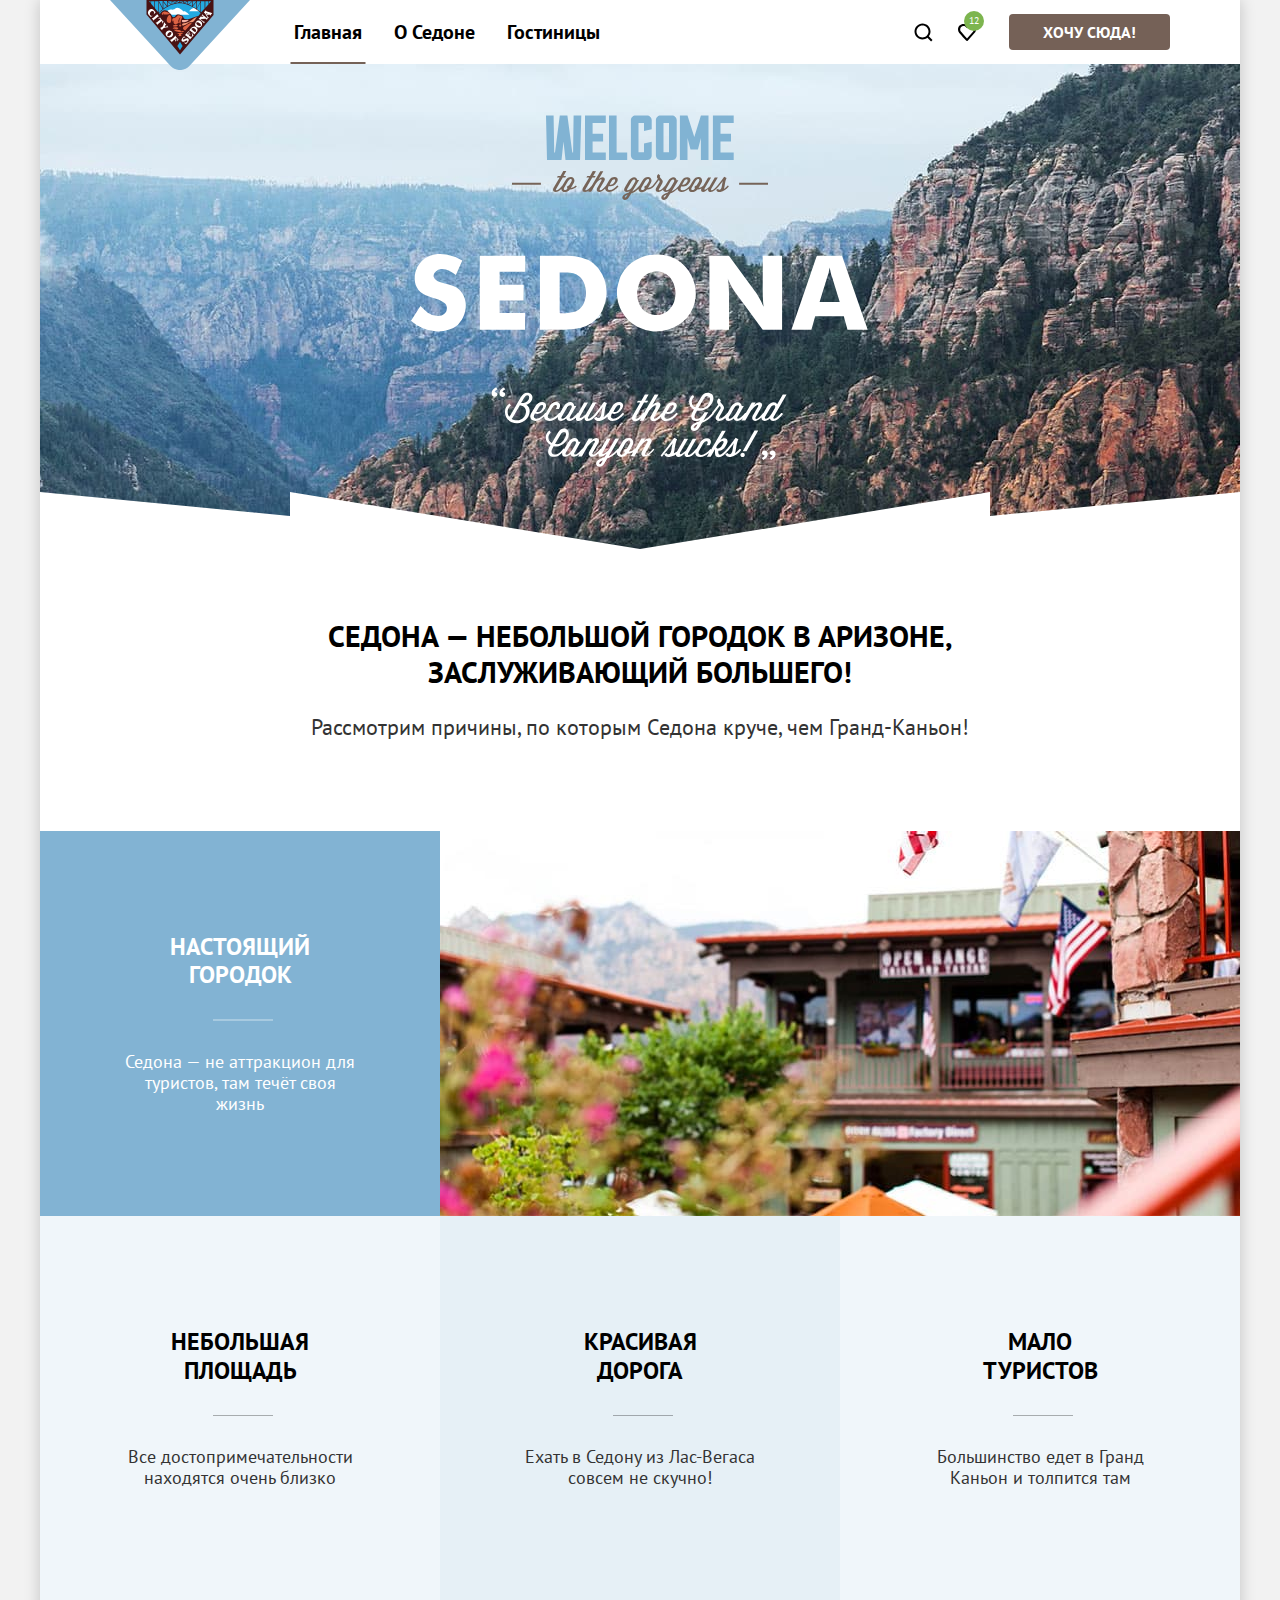
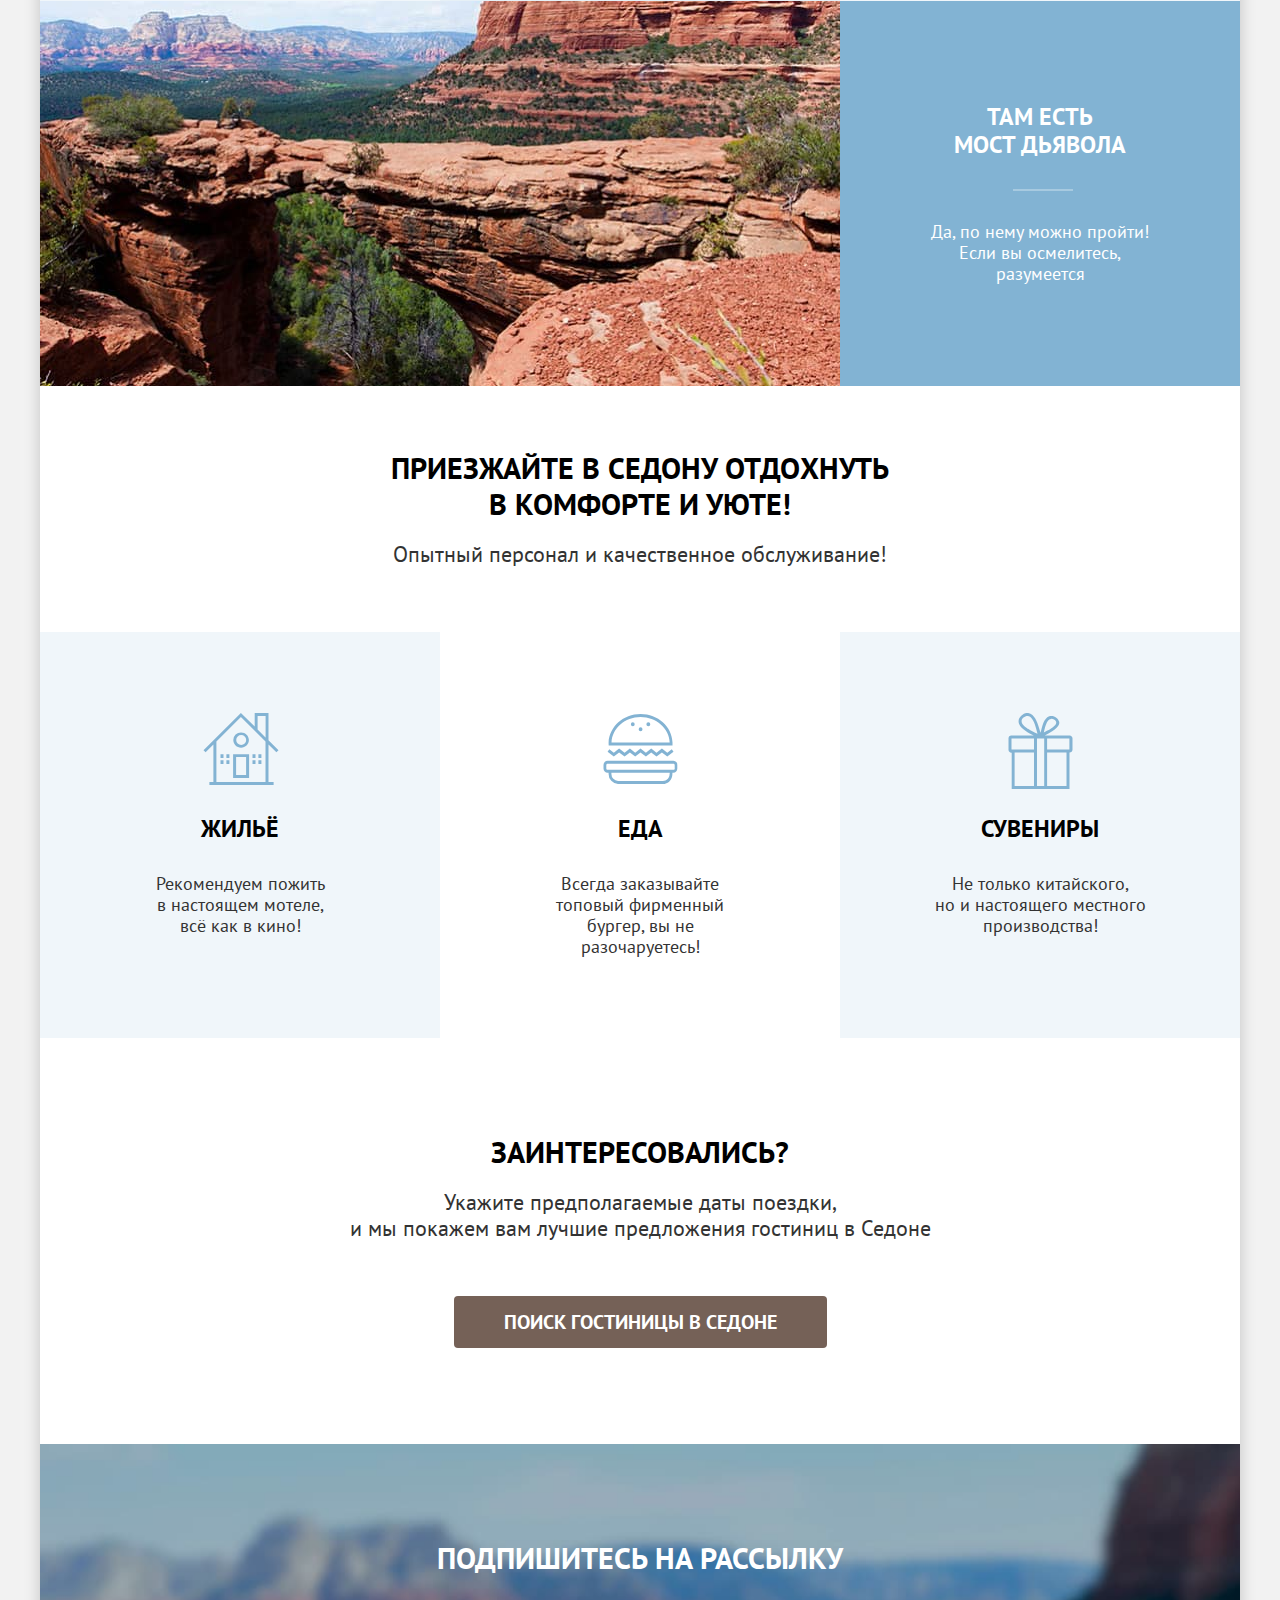
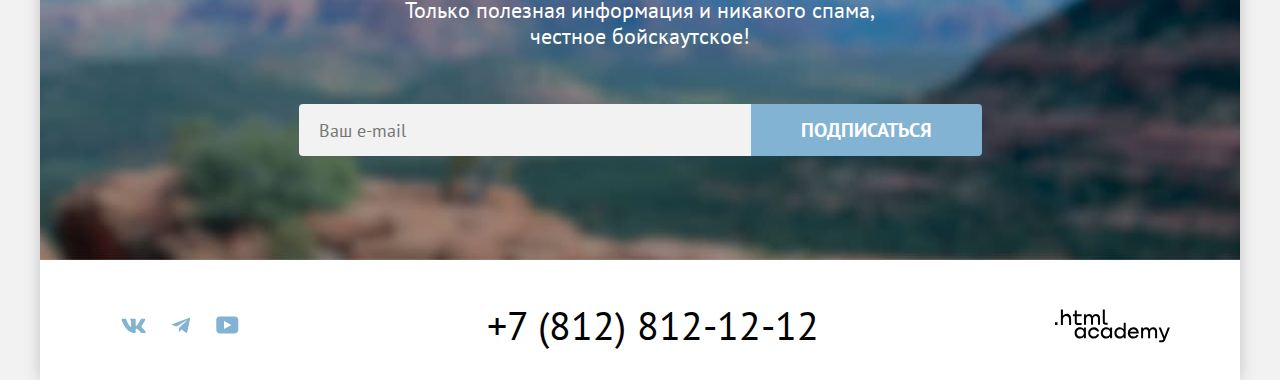
<file: index.html>
<!DOCTYPE html>
<html lang="ru">
  <head>
    <meta charset="utf-8">
    <meta name="viewport" content="width=device-width, initial-scale=1">
    <link rel="icon" href="favicon.ico">
    <link rel="icon" type="image/png" href="images/general/favicon.png">
    <link rel="stylesheet" href="styles/styles.css">
    <title>Седона. Город в Аризоне</title>
  </head>
  <body>
    <div class="body-container">
      <header class="header">
        <a class="header__logo" href="index.html" aria-current="page">
          <span class="visually-hidden">Обновить главную страницу</span>
          <img class="logo" src="images/general/header/header-logo.svg" alt="Логотип города Седона" width="140" height="70">
        </a>
        <nav class="header__navigation navigation">
          <ul class="list navigation__list basic-list bold">
            <li class="basic-list__item">
              <a class="basic-list__link basic-list__link--active" href="index.html" aria-current="page">Главная</a>
            </li>
            <li class="basic-list__item">
              <a class="basic-list__link" href="#">О Седоне</a>
            </li>
            <li class="basic-list__item">
              <a class="basic-list__link" href="catalog.html">Гостиницы</a>
            </li>
          </ul>
          <ul class="list navigation__list user-list">
            <li class="user-list__item">
              <a class="user-list__link user-list__link--loop" href="#">
                <span class="visually-hidden">Перейти на страницу поиска</span>
                <svg width="20" height="20" viewBox="0 0 20 20" fill="currentColor" xmlns="http://www.w3.org/2000/svg">
                  <path d="M19.5 18.0083L15.8 14.3287C16.8 13.0359 17.5 11.3453 17.5 9.4558C17.5 5.08011 13.9 1.5 9.5 1.5C5.1 1.5 1.5 5.17956 1.5 9.55525C1.5 13.9309 5.1 17.511 9.5 17.511C11.3 17.511 13 16.9144 14.4 15.8204L18.1 19.5L19.5 18.0083ZM9.5 15.5221C6.2 15.5221 3.5 12.837 3.5 9.55525C3.5 6.27348 6.2 3.5884 9.5 3.5884C12.8 3.5884 15.5 6.27348 15.5 9.55525C15.5 12.837 12.8 15.5221 9.5 15.5221Z"/>
                </svg>
              </a>
            </li>
            <li class="user-list__item">
              <a class="user-list__link user-list__link--heart" href="#">
                <span class="visually-hidden">Перейти на страницу избранного</span>
                <span class="user-list__link-counter">
                  <span class="visually-hidden">Количество элементов в избранном: </span>12
                </span>
                <svg width="18" height="17" viewBox="0 0 18 17" fill="currentColor" xmlns="http://www.w3.org/2000/svg">
                  <path d="M8.9 17C8.6 17 8.3 16.9 8.1 16.6C2.7 10.5 1.4 9.1 1.1 8.7C0.4 7.8 0 6.6 0 5.4C0 2.4 2.4 0 5.5 0C6.8 0 8 0.5 9 1.3C10 0.5 11.3 0 12.5 0C15.5 0 18 2.4 18 5.4C18 6.7 17.5 7.9 16.7 8.8L9.7 16.7C9.5 16.9 9.3 17 8.9 17ZM2.9 7.5C3.2 7.9 6.4 11.5 9 14.4L15.2 7.4C15.7 6.9 15.9 6.2 15.9 5.4C15.9 3.6 14.4 2.1 12.6 2.1C11.6 2.1 10.6 2.6 9.9 3.4C9.6 3.7 9.3 3.8 9 3.8C8.7 3.8 8.4 3.6 8.2 3.4C7.5 2.6 6.5 2.1 5.5 2.1C3.7 2.1 2.2 3.6 2.2 5.4C2.1 6.3 2.5 7 2.9 7.5C2.8 7.5 2.8 7.5 2.9 7.5Z" />
                </svg>
              </a>
            </li>
          </ul>
        </nav>
        <a class="header__link button" href="#">Хочу сюда!</a>
      </header>
      <main class="main">
        <section class="main__promo">
          <h1 class="visually-hidden">Седона - город в Аризоне</h1>
          <img class="main__promo-img" src="images/index/content/index-promo.svg" width="458" height="352" alt="Welcome to the gorgeous Sedona, because the Grand Canyon sucks!">
        </section>
        <section class="main__advantages advantages">
          <header class="advantages__header section-header">
            <h2 class="section-header__title title">Седона — небольшой городок в Аризоне, заслуживающий большего!</h2>
            <p class="section-header__text text">Рассмотрим причины, по которым Седона круче, чем Гранд-Каньон!</p>
          </header>
          <ul class="list advantages__list">
            <li class="advantages__item advantages__item--second-color">
              <div class="advantages__item-wrapper">
                <h3 class="advantages__item-title title">Настоящий городок</h3>
                <p class="advantages__item-text text">Седона — не аттракцион для туристов, там течёт своя жизнь</p>
              </div>
              <img class="advantages__item-img" src="images/index/content/index-advantages-city-view.jpg" width="800" height="385" alt="городской пейзаж Седоны">
            </li>
            <li class="advantages__item">
              <h3 class="advantages__item-title title">Небольшая площадь</h3>
              <p class="advantages__item-text text">Все достопримечательности находятся очень близко</p>
            </li>
            <li class="advantages__item advantages__item--third-color">
              <h3 class="advantages__item-title title">Красивая дорога</h3>
              <p class="advantages__item-text text">Ехать в Седону из Лас-Вегаса совсем не скучно!</p>
            </li>
            <li class="advantages__item">
              <h3 class="advantages__item-title title">Мало туристов</h3>
              <p class="advantages__item-text text">Большинство едет в Гранд Каньон и толпится там</p>
            </li>
            <li class="advantages__item advantages__item--second-color">
              <div class="advantages__item-wrapper">
                <h3 class="advantages__item-title title">Там есть<br> мост дьявола</h3>
                <p class="advantages__item-text text">Да, по нему можно пройти! Если вы осмелитесь, разумеется</p>
              </div>
              <img class="advantages__item-img" width="800" height="385" src="images/index/content/index-advantages-canyon-view.jpg" alt="Вид на каньон">
            </li>
          </ul>
        </section>
        <section class="main__reasons reasons">
          <header class="reasons__header section-header">
            <h2 class="section-header__title title">Приезжайте в Седону отдохнуть в комфорте и уюте!</h2>
            <p class="section-header__text text">Опытный персонал и качественное обслуживание!</p>
          </header>
          <ul class="list reasons__list">
            <li class="reasons__item reasons__item--home reasons__item--second-color">
              <h3 class="reasons__item-title title">Жильё</h3>
              <p class="reasons__item-text text">Рекомендуем пожить<br> в настоящем мотеле,<br> всё как в кино!</p>
            </li>
            <li class="reasons__item reasons__item--burger">
              <h3 class="reasons__item-title title">Еда</h3>
              <p class="reasons__item-text text">Всегда заказывайте<br> топовый фирменный бургер, вы не разочаруетесь!</p>
            </li>
            <li class="reasons__item reasons__item--present reasons__item--second-color">
              <h3 class="reasons__item-title title">Сувениры</h3>
              <p class="reasons__item-text text">Не только китайского,<br> но и настоящего местного производства!</p>
            </li>
          </ul>
        </section>
        <section class="main__search search">
          <header class="search__header section-header">
            <h2 class="section-header__title title">Заинтересовались?</h2>
            <p class="section-header__text text">Укажите предполагаемые даты поездки,<br> и мы покажем вам лучшие предложения гостиниц в Седоне</p>
          </header>
          <button class="search__button button" type="button">Поиск гостиницы в Седоне</button>
        </section>
        <section class="main__subscribe subscribe">
          <header class="subscribe__header section-header">
            <h2 class="section-header__title title">Подпишитесь на рассылку</h2>
            <p class="section-header__text text">Только полезная информация и никакого спама, честное бойскаутское!</p>
          </header>
          <form class="subscribe__form" action="https://echo.htmlacademy.ru/" method="post">
            <label class="visually-hidden" for="subscribe-email">Укажите ваш Email</label>
            <input class="subscribe__input" type="email" name="user-email" id="subscribe-email" placeholder="Ваш e-mail" required>
            <button class="subscribe__button button button--second-color" type="submit">Подписаться</button>
          </form>
        </section>
      </main>
      <footer class="footer">
        <ul class="list footer__social-list social-list">
          <li class="social-list__item">
            <a class="social-list__link" href="https://vk.com/htmlacademy">
              <span class="visually-hidden">Ссылка на сайт Академии в Вконтакте</span>
              <svg xmlns="http://www.w3.org/2000/svg" width="25" height="15" fill="currentColor"><path fill-rule="evenodd" d="M24.1 1.8c.2-.5 0-1-.8-1h-2.6c-.7 0-1 .4-1.1.8 0 0-1.4 3.2-3.3 5.3-.6.6-.9.8-1.2.8-.2 0-.4-.2-.4-.8V1.8c0-.7-.2-1-.8-1h-4c-.5 0-.8.4-.8.6 0 .7 1 .8 1 2.6v3.8c0 .8 0 1-.4 1-.9 0-3-3.3-4.3-7-.3-.7-.5-1-1.2-1H1.6c-.8 0-1 .4-1 .8 0 .7 1 4 4.2 8.5C7 13.2 10 15 12.8 15c1.7 0 1.9-.4 1.9-1v-2.4c0-.7.2-.8.7-.8.4 0 1 .1 2.6 1.6 1.8 1.8 2 2.6 3 2.6h2.7c.7 0 1.1-.4 1-1.1-.3-.8-1.2-1.8-2.3-3-.6-.8-1.5-1.5-1.8-2-.4-.4-.3-.6 0-1 0 0 3.2-4.5 3.5-6Z" clip-rule="evenodd"/></svg>
            </a>
          </li>
          <li class="social-list__item">
            <a class="social-list__link" href="https://t.me/htmlacademy">
              <span class="visually-hidden">Ссылка на канал Академии в Телеграме</span>
              <svg xmlns="http://www.w3.org/2000/svg" width="18" height="17" fill="currentColor"><path d="M16.8 1 .8 7c-1 .4-1 1-.2 1.3l4.1 1.3 9.5-6c.5-.3.9-.1.5.2l-7.6 7-.3 4.1c.4 0 .6-.2.8-.4l2-2 4.1 3.1c.8.5 1.3.3 1.5-.7L18 2.2c.3-1-.4-1.6-1.1-1.2Z"/></svg>
            </a>
          </li>
          <li class="social-list__item">
            <a class="social-list__link" href="https://www.youtube.com/user/htmlacademyru">
              <span class="visually-hidden">Ссылка на канал Академии в Ютубе</span>
              <svg xmlns="http://www.w3.org/2000/svg" width="23" height="18" fill="currentColor"><path d="M19 .4H3.4C1.6.4.3 2 .3 3.8v10c0 2 1.3 3.6 3.2 3.6h15.7c1.6 0 3.1-1.6 3.1-3.4V3.8C22.1 2 20.8.4 19 .4ZM8 12.9v-8l7.3 4-7.3 4Z"/></svg>
            </a>
          </li>
        </ul>
        <a class="footer__telephone" href="tel:+78128121212">+7 (812) 812-12-12</a>
        <a class="footer__htmlacademy-link" href="https://htmlacademy.ru/intensive/htmlcss">
          <span class="visually-hidden">ссылка на программу обучения htmlacademy</span>
          <svg xmlns="http://www.w3.org/2000/svg" width="115" height="34" fill="currentColor">
            <path d="M0 13.3v2.6h2.5v-2.6H0ZM11.6 4.9c-1.6 0-2.8.7-3.6 1.7h-.1V.4h-2v15.5h2v-5.3C7.9 8.5 9.2 7 11.2 7c1.8 0 2.9 1.4 2.9 3.2v5.7h2V9.8c.1-3-1.8-5-4.5-5ZM26.6 5.2h-4.8V1.5h-2v3.8h-1.9v2h1.9v6c0 1.7 1 2.7 2.7 2.7h4.1v-2h-3.7c-.7 0-1.1-.4-1.1-1.1V7.2h4.8v-2ZM41.1 5c-1.6 0-2.9.8-3.5 2h-.1a3.7 3.7 0 0 0-3.4-2c-1.4 0-2.5.8-3.1 1.8h-.1V5.2H29v10.6h2v-5.4c0-2 1-3.5 2.6-3.5 1.5 0 2.4 1 2.4 2.6v6.3h2v-5.6c0-2.4 1.4-3.3 2.6-3.3 1.5 0 2.4 1 2.4 2.6v6.3h2V9.3c.1-2.5-1.4-4.3-3.9-4.3ZM47.8 13c0 1.8 1 2.8 2.8 2.8h2v-2h-1.7c-.7 0-1.1-.4-1.1-1.1V.4h-2V13ZM28.9 20a4.9 4.9 0 0 0-3.9-1.7c-3.1 0-5.4 2.3-5.4 5.6s2.3 5.6 5.4 5.6c1.8 0 3-.8 3.8-2h.1v1.7h2V18.6h-2V20Zm-3.6 7.5a3.5 3.5 0 0 1-3.6-3.6c0-2 1.4-3.6 3.6-3.6s3.6 1.6 3.6 3.6c0 1.9-1.4 3.6-3.6 3.6ZM44.2 22.4c-.5-2.4-2.6-4.1-5.4-4.1a5.4 5.4 0 0 0-5.6 5.6c0 3 2.2 5.6 5.6 5.6 2.8 0 4.9-1.8 5.4-4.2h-2.1a3.4 3.4 0 0 1-3.3 2.3 3.5 3.5 0 0 1-3.6-3.6c0-2 1.4-3.6 3.6-3.6 1.6 0 2.8 1 3.3 2.2h2.1v-.2ZM55.1 20a4.9 4.9 0 0 0-3.9-1.7c-3.1 0-5.4 2.3-5.4 5.6s2.3 5.6 5.4 5.6c1.8 0 3-.8 3.8-2h.1v1.7h2V18.6h-2V20Zm-3.6 7.5a3.5 3.5 0 0 1-3.6-3.6c0-2 1.4-3.6 3.6-3.6s3.6 1.6 3.6 3.6c0 1.9-1.5 3.6-3.6 3.6ZM68.7 20.2a5 5 0 0 0-3.9-2c-3.1 0-5.4 2.4-5.4 5.7 0 3.3 2.2 5.6 5.4 5.6 1.7 0 3-.8 3.8-1.8h.1v1.5h2V13.8h-2v6.4Zm-3.6 7.3a3.5 3.5 0 0 1-3.6-3.6c0-2 1.4-3.6 3.6-3.6s3.6 1.6 3.6 3.6c-.1 2-1.5 3.6-3.6 3.6ZM78.3 18.3a5.4 5.4 0 0 0-5.5 5.6c0 3 2.1 5.6 5.5 5.6 2.5 0 4.5-1.3 5.2-3.6h-2.1c-.5 1-1.6 1.6-3 1.6-1.9 0-3.3-1.3-3.4-3h8.8c.2-3.5-2-6.2-5.5-6.2Zm0 1.9c1.7 0 3 1 3.3 2.6h-6.5a3.2 3.2 0 0 1 3.2-2.6ZM98.2 18.3a4 4 0 0 0-3.6 2h-.1c-.6-1.2-1.8-2-3.4-2-1.4 0-2.5.7-3.1 1.8v-1.5h-1.9v10.6h2v-5.4c0-2 1-3.4 2.6-3.5 1.5 0 2.4 1 2.4 2.6v6.3h2v-5.6c0-2.4 1.4-3.3 2.6-3.3 1.5 0 2.4 1 2.4 2.6v6.3h2v-6.5c.1-2.6-1.4-4.4-3.9-4.4ZM109.4 27.4l-3.6-9h-2.2l4.8 11.7c-.3.9-.7 1.2-1.7 1.2h-2.5v2h2.5c1.8 0 2.8-.8 3.5-2.6l4.7-12.2h-2.1l-3.4 8.9Z"/>
          </svg>
        </a>
      </footer>
      <div class="modal-container modal-container--close">
        <div class="modal-container__modal modal-search">
          <button class="modal-search__close-button" type="button">
            <span class="visually-hidden">Закрыть</span>
            <svg width="14" height="14" viewBox="0 0 14 14" fill="currentColor" xmlns="http://www.w3.org/2000/svg">
              <path d="M14 1.29231L12.7077 0L7 5.70769L1.29231 0L0 1.29231L5.70769 7L0 12.7077L1.29231 14L7 8.29231L12.7077 14L14 12.7077L8.29231 7L14 1.29231Z"/>
            </svg>
          </button>
          <section class="modal-search__content modal-content">
            <h2 class="modal-content__title title">Поиск гостиницы в Седоне</h2>
            <form class="modal-content__form modal-form" action="https://echo.htmlacademy.ru/" method="get">
              <fieldset class="modal-form__group">
                <label class="modal-form__control" for="check-in">
                  <span class="modal-form__title title modal-form__title--element">Дата Заезда:</span>
                  <input class="modal-form__input" type="text" name="check-in" id="check-in" placeholder="Укажите дату" value="27 апреля 2020" required>
                  <span class="modal-form__info modal-form__info--error modal-form__info--active">Мы не можем отправить вас в прошлое.</span>
                </label>
              </fieldset>
              <fieldset class="modal-form__group">
                <label class="modal-form__control" for="check-out">
                  <span class="modal-form__title title modal-form__title--width modal-form__title--element">Дата Выезда:</span>
                  <input class="modal-form__input" type="text" name="check-out" id="check-out" placeholder="Укажите дату" value="1 сентября 2023" required>
                  <span class="modal-form__info modal-form__info--active">На эти даты есть свободные номера. Пока есть.</span>
                </label>
              </fieldset>
              <fieldset class="modal-form__group">
                <div class="modal-form__wrapper">
                  <label class="modal-form__control modal-form__control--title" for="adults">
                    <span class="modal-form__title title modal-form__title--margin">Взрослые:</span>
                  </label>
                  <button class="modal-form__toggle-button button-minus" type="button">
                    <span class="visually-hidden">Убрать гостя</span>
                    <svg width="14" height="2" viewBox="0 0 14 2" fill="currentColor" xmlns="http://www.w3.org/2000/svg">
                      <path d="M0 0L0 2L14 2V0L0 0Z"/>
                    </svg>
                  </button>
                  <input class="modal-form__number-input" type="number" name="adults-input" id="adults" value="2">
                  <button class="modal-form__toggle-button button-plus" type="button">
                    <span class="visually-hidden">Добавить гостя</span>
                    <svg width="14" height="14" viewBox="0 0 14 14" fill="currentColor" xmlns="http://www.w3.org/2000/svg">
                      <path d="M14 6H8V0H6V6H0V8H6V14H8V8H14V6Z"/>
                    </svg>
                  </button>
                </div>
                <div class="modal-form__wrapper">
                  <label class="modal-form__control modal-form__control--title" for="kids">
                    <span class="modal-form__title title modal-form__title--margin">Дети:</span>
                  </label>
                  <div class="modal-form__tooltip-wrapper">
                    <button class="modal-form__popup" type="button" aria-labelledby="tooltip-label-date"></button>
                    <span class="modal-form__popup-text" role="tooltip" id="tooltip-label-date">Укажите количество детей, которые будут с вами, возраст которых от 6 до 18 лет. Дети до 6 лет размещаются бесплатно.</span>
                  </div>
                  <button class="modal-form__toggle-button button-minus" type="button">
                    <span class="visually-hidden">Убрать маленького гостя</span>
                    <svg width="14" height="2" viewBox="0 0 14 2" fill="currentColor" xmlns="http://www.w3.org/2000/svg">
                      <path d="M0 0L0 2L14 2V0L0 0Z"/>
                    </svg>
                  </button>
                  <input class="modal-form__number-input" type="number" name="kids-input" id="kids" value="2">
                  <button class="modal-form__toggle-button button-plus" type="button">
                    <span class="visually-hidden">Добавить маленького гостя</span>
                    <svg width="14" height="14" viewBox="0 0 14 14" fill="currentColor" xmlns="http://www.w3.org/2000/svg">
                      <path d="M14 6H8V0H6V6H0V8H6V14H8V8H14V6Z"/>
                    </svg>
                  </button>
                </div>
              </fieldset>
              <button class="modal-form-button button button--second-color" type="submit">Найти</button>
            </form>
          </section>
        </div>
      </div>
    </div>
  </body>
</html>
</file>
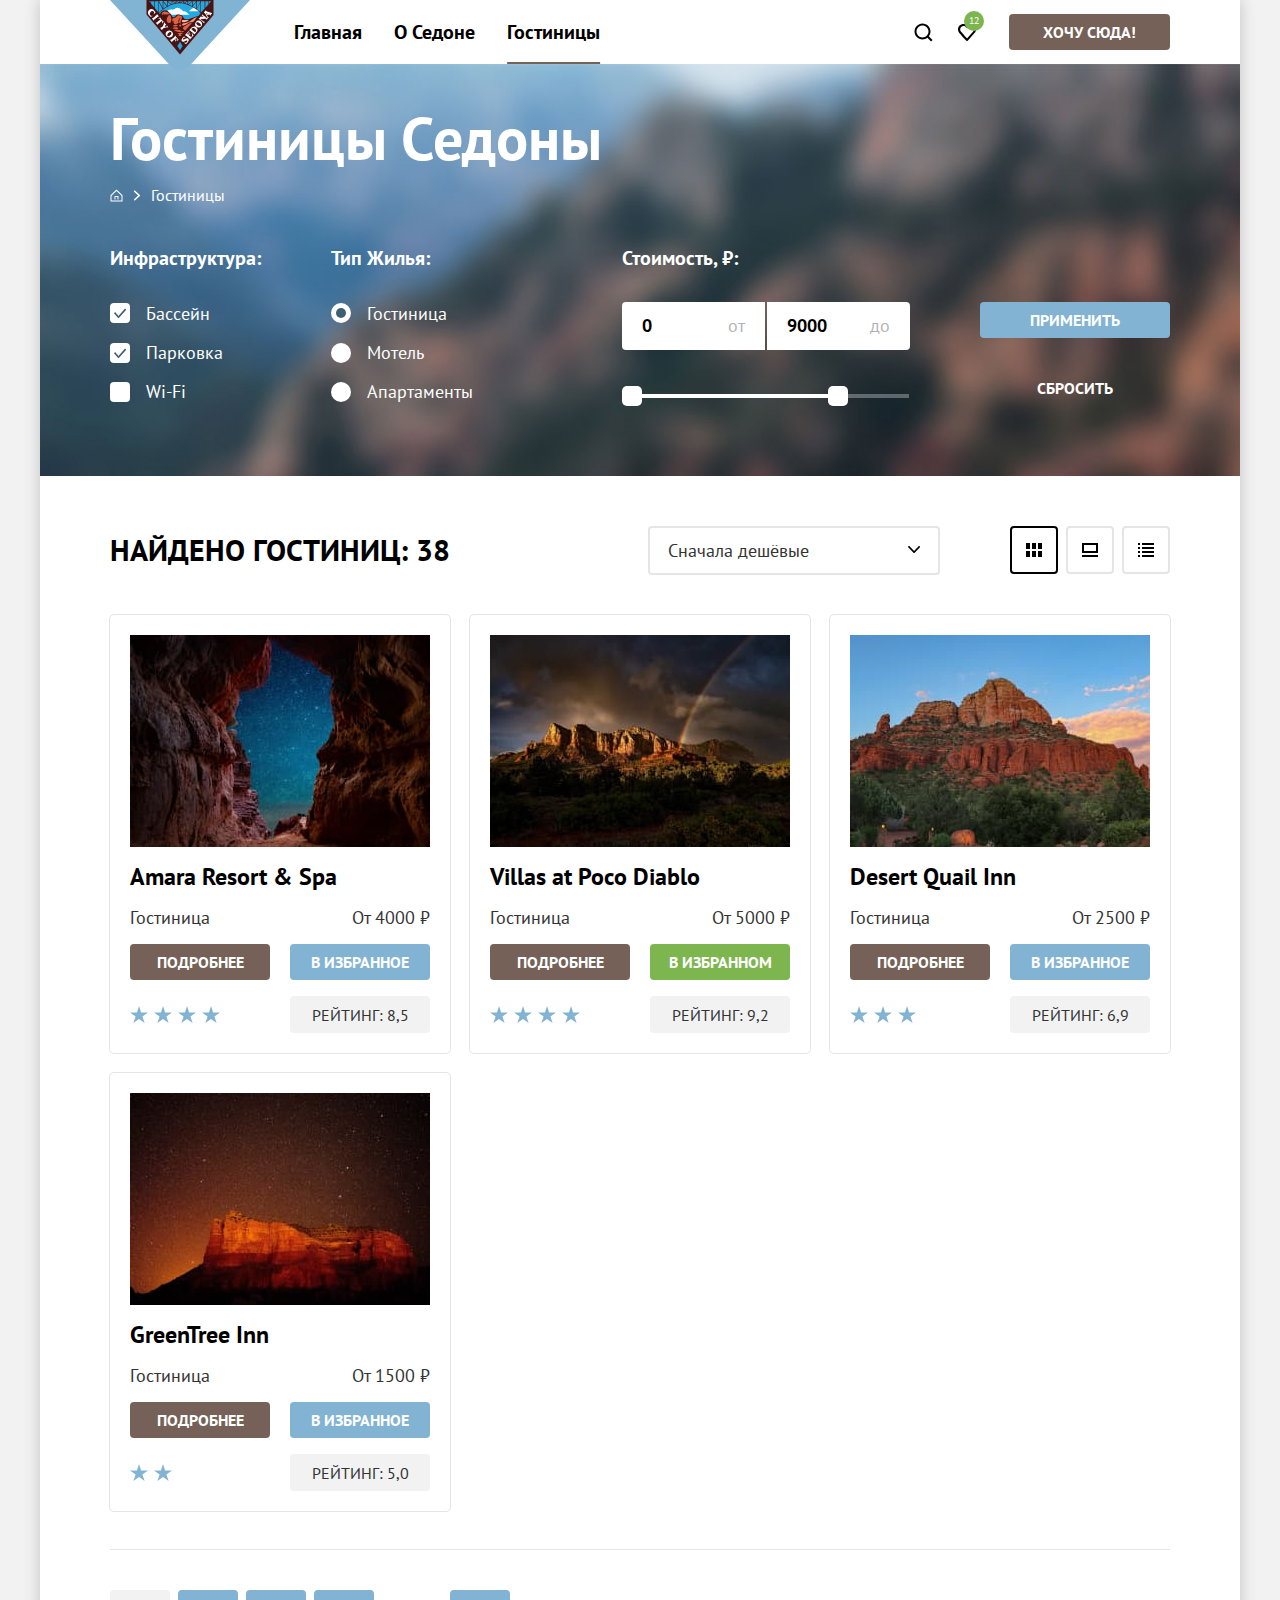
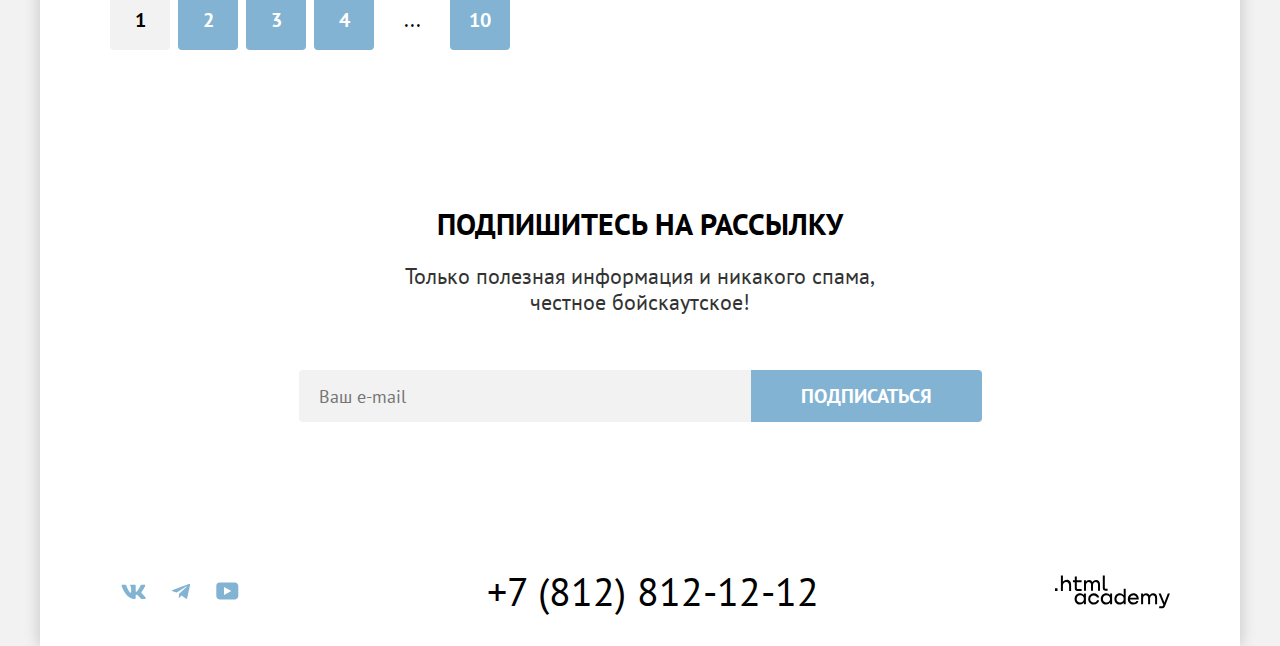
<file: catalog.html>
<!DOCTYPE html>
<html lang="ru">
  <head>
    <meta charset="utf-8">
    <meta name="viewport" content="width=device-width, initial-scale=1">
    <link rel="icon" href="favicon.ico">
    <link rel="icon" type="image/png" href="images/general/favicon.png">
    <link rel="stylesheet" href="styles/styles.css">
    <title>Каталог</title>
  </head>
  <body>
    <div class="body-container">
      <header class="header">
        <a class="header__logo" href="index.html">
          <span class="visually-hidden">Обновить главную страницу</span>
          <img class="logo" src="images/general/header/header-logo.svg" alt="Логотип сайта «Седона»" width="140" height="70">
        </a>
        <nav class="header__navigation navigation">
          <ul class="list navigation__list basic-list bold">
            <li class="basic-list__item">
              <a class="basic-list__link" href="index.html">Главная</a>
            </li>
            <li class="basic-list__item">
              <a class="basic-list__link" href="#">О Седоне</a>
            </li>
            <li class="basic-list__item">
              <a class="basic-list__link basic-list__link--active" href="catalog.html" aria-current="page">Гостиницы</a>
            </li>
          </ul>
          <ul class="list navigation__list user-list">
            <li class="user-list__item">
              <a class="user-list__link user-list__link--loop" href="#">
                <span class="visually-hidden">Перейти на страницу поиска</span>
                <svg width="20" height="20" viewBox="0 0 20 20" fill="currentColor" xmlns="http://www.w3.org/2000/svg">
                  <path d="M19.5 18.0083L15.8 14.3287C16.8 13.0359 17.5 11.3453 17.5 9.4558C17.5 5.08011 13.9 1.5 9.5 1.5C5.1 1.5 1.5 5.17956 1.5 9.55525C1.5 13.9309 5.1 17.511 9.5 17.511C11.3 17.511 13 16.9144 14.4 15.8204L18.1 19.5L19.5 18.0083ZM9.5 15.5221C6.2 15.5221 3.5 12.837 3.5 9.55525C3.5 6.27348 6.2 3.5884 9.5 3.5884C12.8 3.5884 15.5 6.27348 15.5 9.55525C15.5 12.837 12.8 15.5221 9.5 15.5221Z"/>
                </svg>
              </a>
            </li>
            <li class="user-list__item">
              <a class="user-list__link user-list__link--heart" href="#">
                <span class="visually-hidden">Перейти на страницу избранного</span>
                <span class="user-list__link-counter">
                  <span class="visually-hidden">Количество элементов в избранном: </span>12
                </span>
                <svg width="18" height="17" viewBox="0 0 18 17" fill="currentColor" xmlns="http://www.w3.org/2000/svg">
                  <path d="M8.9 17C8.6 17 8.3 16.9 8.1 16.6C2.7 10.5 1.4 9.1 1.1 8.7C0.4 7.8 0 6.6 0 5.4C0 2.4 2.4 0 5.5 0C6.8 0 8 0.5 9 1.3C10 0.5 11.3 0 12.5 0C15.5 0 18 2.4 18 5.4C18 6.7 17.5 7.9 16.7 8.8L9.7 16.7C9.5 16.9 9.3 17 8.9 17ZM2.9 7.5C3.2 7.9 6.4 11.5 9 14.4L15.2 7.4C15.7 6.9 15.9 6.2 15.9 5.4C15.9 3.6 14.4 2.1 12.6 2.1C11.6 2.1 10.6 2.6 9.9 3.4C9.6 3.7 9.3 3.8 9 3.8C8.7 3.8 8.4 3.6 8.2 3.4C7.5 2.6 6.5 2.1 5.5 2.1C3.7 2.1 2.2 3.6 2.2 5.4C2.1 6.3 2.5 7 2.9 7.5C2.8 7.5 2.8 7.5 2.9 7.5Z" />
                </svg>
              </a>
            </li>
          </ul>
        </nav>
        <a class="header__link button" href="catalog.html" aria-current="page">Хочу сюда!</a>
      </header>
      <main class="main catalog">
        <section class="catalog__hotels-filter hotels-filter">
          <header class="hotels-filter__navigation">
          <h1 class="hotels-filter__title">Гостиницы Седоны</h1>
            <ul class="list hotels-filter__list breadcrumbs-list">
              <li class="breadcrumbs-list__item">
                <a class="breadcrumbs-list__link breadcrumbs-list__link--home-icon" href="index.html">
                  <span class="visually-hidden">Переход на главную страницу</span>
                </a>
              </li>
              <li class="breadcrumbs-list__item">
                <a class="breadcrumbs-list__link" href="#" aria-current="page">Гостиницы</a>
              </li>
            </ul>
          </header>
          <form class="hotels-filter__form filters-form" action="https://echo.htmlacademy.ru/" method="get">
            <fieldset class="filters-form__group">
              <legend class="filters-form__title bold">Инфраструктура:</legend>
              <ul class="list filters-form__list filter-list">
                <li class="filter-list__item">
                  <label class="filter-list__control" for="pool">
                    <input class="filter-list__control-input" type="checkbox" name="infrastructure" id="pool" value="pool" checked>
                    Бассейн
                  </label>
                </li>
                <li class="filter-list__item">
                  <label class="filter-list__control" for="parking">
                    <input class="filter-list__control-input" type="checkbox" name="infrastructure" id="parking" value="parking" checked>
                    Парковка
                  </label>
                </li>
                <li class="filter-list__item">
                  <label class="filter-list__control" for="wi-fi">
                    <input class="filter-list__control-input" type="checkbox" name="infrastructure" id="wi-fi" value="wi-fi">
                    Wi-Fi
                  </label>
                </li>
              </ul>
            </fieldset>
            <fieldset class="filters-form__group filters-form__group--margin">
              <legend class="filters-form__title bold">Тип Жилья:</legend>
              <ul class="list filters-form__list filter-list">
                <li class="filter-list__item">
                  <label class="filter-list__control" for="hotel">
                    <input class="filter-list__control-input" type="radio" name="type-of-housing" id="hotel" value="hotel" checked>
                    Гостиница
                  </label>
                </li>
                <li class="filter-list__item">
                  <label class="filter-list__control" for="motel">
                    <input class="filter-list__control-input" type="radio" name="type-of-housing" id="motel" value="motel">
                    Мотель
                  </label>
                </li>
                <li class="filter-list__item">
                  <label class="filter-list__control" for="apartments">
                    <input class="filter-list__control-input" type="radio" name="type-of-housing" id="apartments" value="apartments">
                    Апартаменты
                  </label>
                </li>
              </ul>
            </fieldset>
            <fieldset class="filters-form__group filters-form__group--width">
              <legend class="filters-form__title bold">Стоимость, ₽:</legend>
              <div class="filters-form__wrapper range-wrapper">
                <div class="range-wrapper__control-wrapper">
                  <label class="range-wrapper__control" for="min-value">
                    <input class="range-wrapper__control-input bold" type="number" id="min-value" name="min-value" min="0" max="9000" value="0">
                    <span>от</span>
                  </label>
                  <label class="range-wrapper__control" for="max-value">
                    <input class="range-wrapper__control-input bold" type="number" id="max-value" name="max-value" min="0" max="9000" value="9000">
                    <span>до</span>
                  </label>
                </div>
                <div class="range-wrapper__range-scale range-scale">
                  <div class="range-scale__range-bar">
                    <button class="range-scale__range-toggle toggle-min" type="button">
                      <span class="visually-hidden">Изменить минимальную цену</span>
                    </button>
                    <button class="range-scale__range-toggle toggle-max" type="button">
                      <span class="visually-hidden">Изменить максимальную цену</span>
                    </button>
                  </div>
                </div>
              </div>
            </fieldset>
            <div class="filters-form__button-wrapper">
              <button class="filters-form__button button button--second-color" type="submit">Применить</button>
              <button class="filters-form__button button button--transparent" type="reset">Сбросить</button>
            </div>
          </form>
        </section>
        <section class="catalog__hotels-result hotels-result">
          <header class="hotels-result__header section-header">
            <h2 class="hotels-result__title title">Найдено гостиниц: <span class="hotels-result__amount">38</span></h2>
            <select class="hotels-result__sorting" name="sorting">
              <option value="cheap" selected>Сначала дешёвые</option>
              <option value="popular">Сначала популярные</option>
              <option value="expensive">Сначала дорогие</option>
            </select>
            <ul class="list hotels-result__view view-list">
              <li class="view-list__item">
                <a class="view-list__link view-list__link--plate-view view-list__link--active" href="catalog.html?view=tile">
                  <span class="visually-hidden">Показать плиткой</span>
                </a>
              </li>
              <li class="view-list__item">
                <a class="view-list__link view-list__link--card-view" href="catalog.html?view=card">
                  <span class="visually-hidden">Показать карточками</span>
                </a>
              </li>
              <li class="view-list__item">
                <a class="view-list__link view-list__link--list-view" href="catalog.html?view=list">
                  <span class="visually-hidden">Показать списком</span>
                </a>
              </li>
            </ul>
          </header>
          <ul class="list hotels-result__list hotels-list">
            <li class="hotels-list__item">
              <article class="hotels-list__card card">
                <img class="card__image" src="images/catalog/content/catalog-card-hotel-amara-resort.jpg" width="300" height="212" alt="Звёздное небо, окруженное скалами.">
                <h3 class="card__title title">Amara Resort & Spa</h3>
                <dl class="card__info">
                  <dt class="visually-hidden">Тип жилья</dt>
                  <dd class="text">Гостиница</dd>
                  <dt class="visually-hidden">Цена</dt>
                  <dd class="text">От 4000 ₽</dd>
                </dl>
                <div class="card__controls">
                  <a class="card__controls-button button" href="#">Подробнее</a>
                  <button class="card__controls-button button button--second-color" type="button">В избранное</button>
                </div>
                <div class="card__quality">
                  <span class="card__stars card__stars--four-stars">
                    <span class="visually-hidden">Четырёхзвёздочный отель</span>
                    <span class="star"></span>
                    <span class="star"></span>
                    <span class="star"></span>
                    <span class="star"></span>
                  </span>
                  <p class="card__rating">Рейтинг: <span class="card__rating-amount">8,5</span></p>
                </div>
              </article>
            </li>
            <li class="hotels-list__item">
              <article class="hotels-list__card card">
                <img class="card__image" src="images/catalog/content/catalog-card-hotel-poco-diablo.jpg" width="300" height="212" alt="Скалы на закате.">
                <h3 class="card__title title">Villas at Poco Diablo</h3>
                <dl class="card__info">
                  <dt class="visually-hidden">Тип жилья</dt>
                  <dd class="text">Гостиница</dd>
                  <dt class="visually-hidden">Цена</dt>
                  <dd class="text">От 5000 ₽</dd>
                </dl>
                <div class="card__controls">
                  <a class="card__controls-button button" href="#">Подробнее</a>
                  <button class="card__controls-button button button--select-color" type="button">В избранном</button>
                </div>
                <div class="card__quality">
                  <span class="card__stars card__stars--four-stars">
                    <span class="visually-hidden">Четырёхзвёздочный отель</span>
                    <span class="star"></span>
                    <span class="star"></span>
                    <span class="star"></span>
                    <span class="star"></span>
                  </span>
                  <p class="card__rating">Рейтинг: <span class="card__rating-amount">9,2</span></p>
                </div>
              </article>
            </li>
            <li class="hotels-list__item">
              <article class="hotels-list__card card">
                <img class="card__image" src="images/catalog/content/catalog-card-hotel-quail-inn.jpg" width="300" height="212" alt="Каньон в густой растительности.">
                <h3 class="card__title title">Desert Quail Inn</h3>
                <dl class="card__info">
                  <dt class="visually-hidden">Тип жилья</dt>
                  <dd class="text">Гостиница</dd>
                  <dt class="visually-hidden">Цена</dt>
                  <dd class="text">От 2500 ₽</dd>
                </dl>
                <div class="card__controls">
                  <a class="card__controls-button button" href="#">Подробнее</a>
                  <button class="card__controls-button button button--second-color" type="button">В избранное</button>
                </div>
                <div class="card__quality">
                  <span class="card__stars card__stars--three-stars">
                    <span class="visually-hidden">Трёхзвёздочный отель</span>
                    <span class="star"></span>
                    <span class="star"></span>
                    <span class="star"></span>
                  </span>
                  <p class="card__rating">Рейтинг: <span class="card__rating-amount">6,9</span></p>
                </div>
              </article>
            </li>
            <li class="hotels-list__item">
              <article class="hotels-list__card card">
                <img class="card__image" src="images/catalog/content/catalog-card-hotel-greentree-inn.jpg" width="300" height="212" alt="Каньон под звёздным небом.">
                <h3 class="card__title title">GreenTree Inn</h3>
                <dl class="card__info">
                  <dt class="visually-hidden">Тип жилья</dt>
                  <dd class="text">Гостиница</dd>
                  <dt class="visually-hidden">Цена</dt>
                  <dd class="text">От 1500 ₽</dd>
                </dl>
                <div class="card__controls">
                  <a class="card__controls-button button" href="#">Подробнее</a>
                  <button class="card__controls-button button button--second-color" type="button">В избранное</button>
                </div>
                <div class="card__quality">
                  <span class="card__stars card__stars--two-stars">
                    <span class="visually-hidden">Двухзвёздочный отель</span>
                    <span class="star"></span>
                    <span class="star"></span>
                  </span>
                  <p class="card__rating">Рейтинг: <span class="card__rating-amount">5,0</span></p>
                </div>
              </article>
            </li>
          </ul>
          <nav class="hotels-result__pagination pagination">
            <ul class="list pagination__list bold">
              <li class="pagination__item">
                <a class="pagination__link pagination__link--active" aria-current="page">
                  <span class="visually-hidden">Страница под номером</span>
                  1
                </a>
              </li>
              <li class="pagination__item">
                <a class="pagination__link" href="#">
                  <span class="visually-hidden">Страница под номером</span>
                  2
                </a>
              </li>
              <li class="pagination__item">
                <a class="pagination__link" href="#">
                  <span class="visually-hidden">Страница под номером</span>
                  3
                </a>
              </li>
              <li class="pagination__item">
                <a class="pagination__link" href="#">
                  <span class="visually-hidden">Страница под номером</span>
                  4
                </a>
              </li>
              <li class="pagination__item">
                <button class="pagination__button button pagination__button--button-color" type="button">
                  <span class="visually-hidden">Показать следующие страницы</span>
                  ...
                </button>
              </li>
              <li class="pagination__item">
                <a class="pagination__link" href="#">
                  <span class="visually-hidden">Страница под номером</span>
                  10
                </a>
              </li>
            </ul>
          </nav>
        </section>
        <section class="catalog__subscribe subscribe">
          <header class="subscribe__header section-header">
            <h2 class="section-header__title title">Подпишитесь на рассылку</h2>
            <p class="section-header__text text">Только полезная информация и никакого спама, честное бойскаутское!</p>
          </header>
          <form class="subscribe__form" action="https://echo.htmlacademy.ru/" method="post">
            <label class="visually-hidden" for="subscribe-email">Укажите ваш Email</label>
            <input class="subscribe__input" type="email" name="user-email" id="subscribe-email" placeholder="Ваш e-mail" required>
            <button class="subscribe__button button button--second-color" type="submit">Подписаться</button>
          </form>
        </section>
      </main>
      <footer class="footer">
        <ul class="list footer__social-list social-list">
          <li class="social-list__item">
            <a class="social-list__link" href="https://vk.com/htmlacademy">
              <span class="visually-hidden">Ссылка на сайт Академии в Вконтакте</span>
              <svg xmlns="http://www.w3.org/2000/svg" width="25" height="15" fill="currentColor"><path fill-rule="evenodd" d="M24.1 1.8c.2-.5 0-1-.8-1h-2.6c-.7 0-1 .4-1.1.8 0 0-1.4 3.2-3.3 5.3-.6.6-.9.8-1.2.8-.2 0-.4-.2-.4-.8V1.8c0-.7-.2-1-.8-1h-4c-.5 0-.8.4-.8.6 0 .7 1 .8 1 2.6v3.8c0 .8 0 1-.4 1-.9 0-3-3.3-4.3-7-.3-.7-.5-1-1.2-1H1.6c-.8 0-1 .4-1 .8 0 .7 1 4 4.2 8.5C7 13.2 10 15 12.8 15c1.7 0 1.9-.4 1.9-1v-2.4c0-.7.2-.8.7-.8.4 0 1 .1 2.6 1.6 1.8 1.8 2 2.6 3 2.6h2.7c.7 0 1.1-.4 1-1.1-.3-.8-1.2-1.8-2.3-3-.6-.8-1.5-1.5-1.8-2-.4-.4-.3-.6 0-1 0 0 3.2-4.5 3.5-6Z" clip-rule="evenodd"/></svg>
            </a>
          </li>
          <li class="social-list__item">
            <a class="social-list__link" href="https://t.me/htmlacademy">
              <span class="visually-hidden">Ссылка на канал Академии в Телеграме</span>
              <svg xmlns="http://www.w3.org/2000/svg" width="18" height="17" fill="currentColor"><path d="M16.8 1 .8 7c-1 .4-1 1-.2 1.3l4.1 1.3 9.5-6c.5-.3.9-.1.5.2l-7.6 7-.3 4.1c.4 0 .6-.2.8-.4l2-2 4.1 3.1c.8.5 1.3.3 1.5-.7L18 2.2c.3-1-.4-1.6-1.1-1.2Z"/></svg>
            </a>
          </li>
          <li class="social-list__item">
            <a class="social-list__link" href="https://www.youtube.com/user/htmlacademyru">
              <span class="visually-hidden">Ссылка на канал Академии в Ютубе</span>
              <svg xmlns="http://www.w3.org/2000/svg" width="23" height="18" fill="currentColor"><path d="M19 .4H3.4C1.6.4.3 2 .3 3.8v10c0 2 1.3 3.6 3.2 3.6h15.7c1.6 0 3.1-1.6 3.1-3.4V3.8C22.1 2 20.8.4 19 .4ZM8 12.9v-8l7.3 4-7.3 4Z"/></svg>
            </a>
          </li>
        </ul>
        <a class="footer__telephone" href="tel:+78128121212">+7 (812) 812-12-12</a>
        <a class="footer__htmlacademy-link" href="https://htmlacademy.ru/intensive/htmlcss">
          <span class="visually-hidden">ссылка на программу обучения htmlacademy</span>
          <svg xmlns="http://www.w3.org/2000/svg" width="115" height="34" fill="currentColor">
            <path d="M0 13.3v2.6h2.5v-2.6H0ZM11.6 4.9c-1.6 0-2.8.7-3.6 1.7h-.1V.4h-2v15.5h2v-5.3C7.9 8.5 9.2 7 11.2 7c1.8 0 2.9 1.4 2.9 3.2v5.7h2V9.8c.1-3-1.8-5-4.5-5ZM26.6 5.2h-4.8V1.5h-2v3.8h-1.9v2h1.9v6c0 1.7 1 2.7 2.7 2.7h4.1v-2h-3.7c-.7 0-1.1-.4-1.1-1.1V7.2h4.8v-2ZM41.1 5c-1.6 0-2.9.8-3.5 2h-.1a3.7 3.7 0 0 0-3.4-2c-1.4 0-2.5.8-3.1 1.8h-.1V5.2H29v10.6h2v-5.4c0-2 1-3.5 2.6-3.5 1.5 0 2.4 1 2.4 2.6v6.3h2v-5.6c0-2.4 1.4-3.3 2.6-3.3 1.5 0 2.4 1 2.4 2.6v6.3h2V9.3c.1-2.5-1.4-4.3-3.9-4.3ZM47.8 13c0 1.8 1 2.8 2.8 2.8h2v-2h-1.7c-.7 0-1.1-.4-1.1-1.1V.4h-2V13ZM28.9 20a4.9 4.9 0 0 0-3.9-1.7c-3.1 0-5.4 2.3-5.4 5.6s2.3 5.6 5.4 5.6c1.8 0 3-.8 3.8-2h.1v1.7h2V18.6h-2V20Zm-3.6 7.5a3.5 3.5 0 0 1-3.6-3.6c0-2 1.4-3.6 3.6-3.6s3.6 1.6 3.6 3.6c0 1.9-1.4 3.6-3.6 3.6ZM44.2 22.4c-.5-2.4-2.6-4.1-5.4-4.1a5.4 5.4 0 0 0-5.6 5.6c0 3 2.2 5.6 5.6 5.6 2.8 0 4.9-1.8 5.4-4.2h-2.1a3.4 3.4 0 0 1-3.3 2.3 3.5 3.5 0 0 1-3.6-3.6c0-2 1.4-3.6 3.6-3.6 1.6 0 2.8 1 3.3 2.2h2.1v-.2ZM55.1 20a4.9 4.9 0 0 0-3.9-1.7c-3.1 0-5.4 2.3-5.4 5.6s2.3 5.6 5.4 5.6c1.8 0 3-.8 3.8-2h.1v1.7h2V18.6h-2V20Zm-3.6 7.5a3.5 3.5 0 0 1-3.6-3.6c0-2 1.4-3.6 3.6-3.6s3.6 1.6 3.6 3.6c0 1.9-1.5 3.6-3.6 3.6ZM68.7 20.2a5 5 0 0 0-3.9-2c-3.1 0-5.4 2.4-5.4 5.7 0 3.3 2.2 5.6 5.4 5.6 1.7 0 3-.8 3.8-1.8h.1v1.5h2V13.8h-2v6.4Zm-3.6 7.3a3.5 3.5 0 0 1-3.6-3.6c0-2 1.4-3.6 3.6-3.6s3.6 1.6 3.6 3.6c-.1 2-1.5 3.6-3.6 3.6ZM78.3 18.3a5.4 5.4 0 0 0-5.5 5.6c0 3 2.1 5.6 5.5 5.6 2.5 0 4.5-1.3 5.2-3.6h-2.1c-.5 1-1.6 1.6-3 1.6-1.9 0-3.3-1.3-3.4-3h8.8c.2-3.5-2-6.2-5.5-6.2Zm0 1.9c1.7 0 3 1 3.3 2.6h-6.5a3.2 3.2 0 0 1 3.2-2.6ZM98.2 18.3a4 4 0 0 0-3.6 2h-.1c-.6-1.2-1.8-2-3.4-2-1.4 0-2.5.7-3.1 1.8v-1.5h-1.9v10.6h2v-5.4c0-2 1-3.4 2.6-3.5 1.5 0 2.4 1 2.4 2.6v6.3h2v-5.6c0-2.4 1.4-3.3 2.6-3.3 1.5 0 2.4 1 2.4 2.6v6.3h2v-6.5c.1-2.6-1.4-4.4-3.9-4.4ZM109.4 27.4l-3.6-9h-2.2l4.8 11.7c-.3.9-.7 1.2-1.7 1.2h-2.5v2h2.5c1.8 0 2.8-.8 3.5-2.6l4.7-12.2h-2.1l-3.4 8.9Z"/>
          </svg>
        </a>
      </footer>
    </div>
  </body>
</html>
</file>
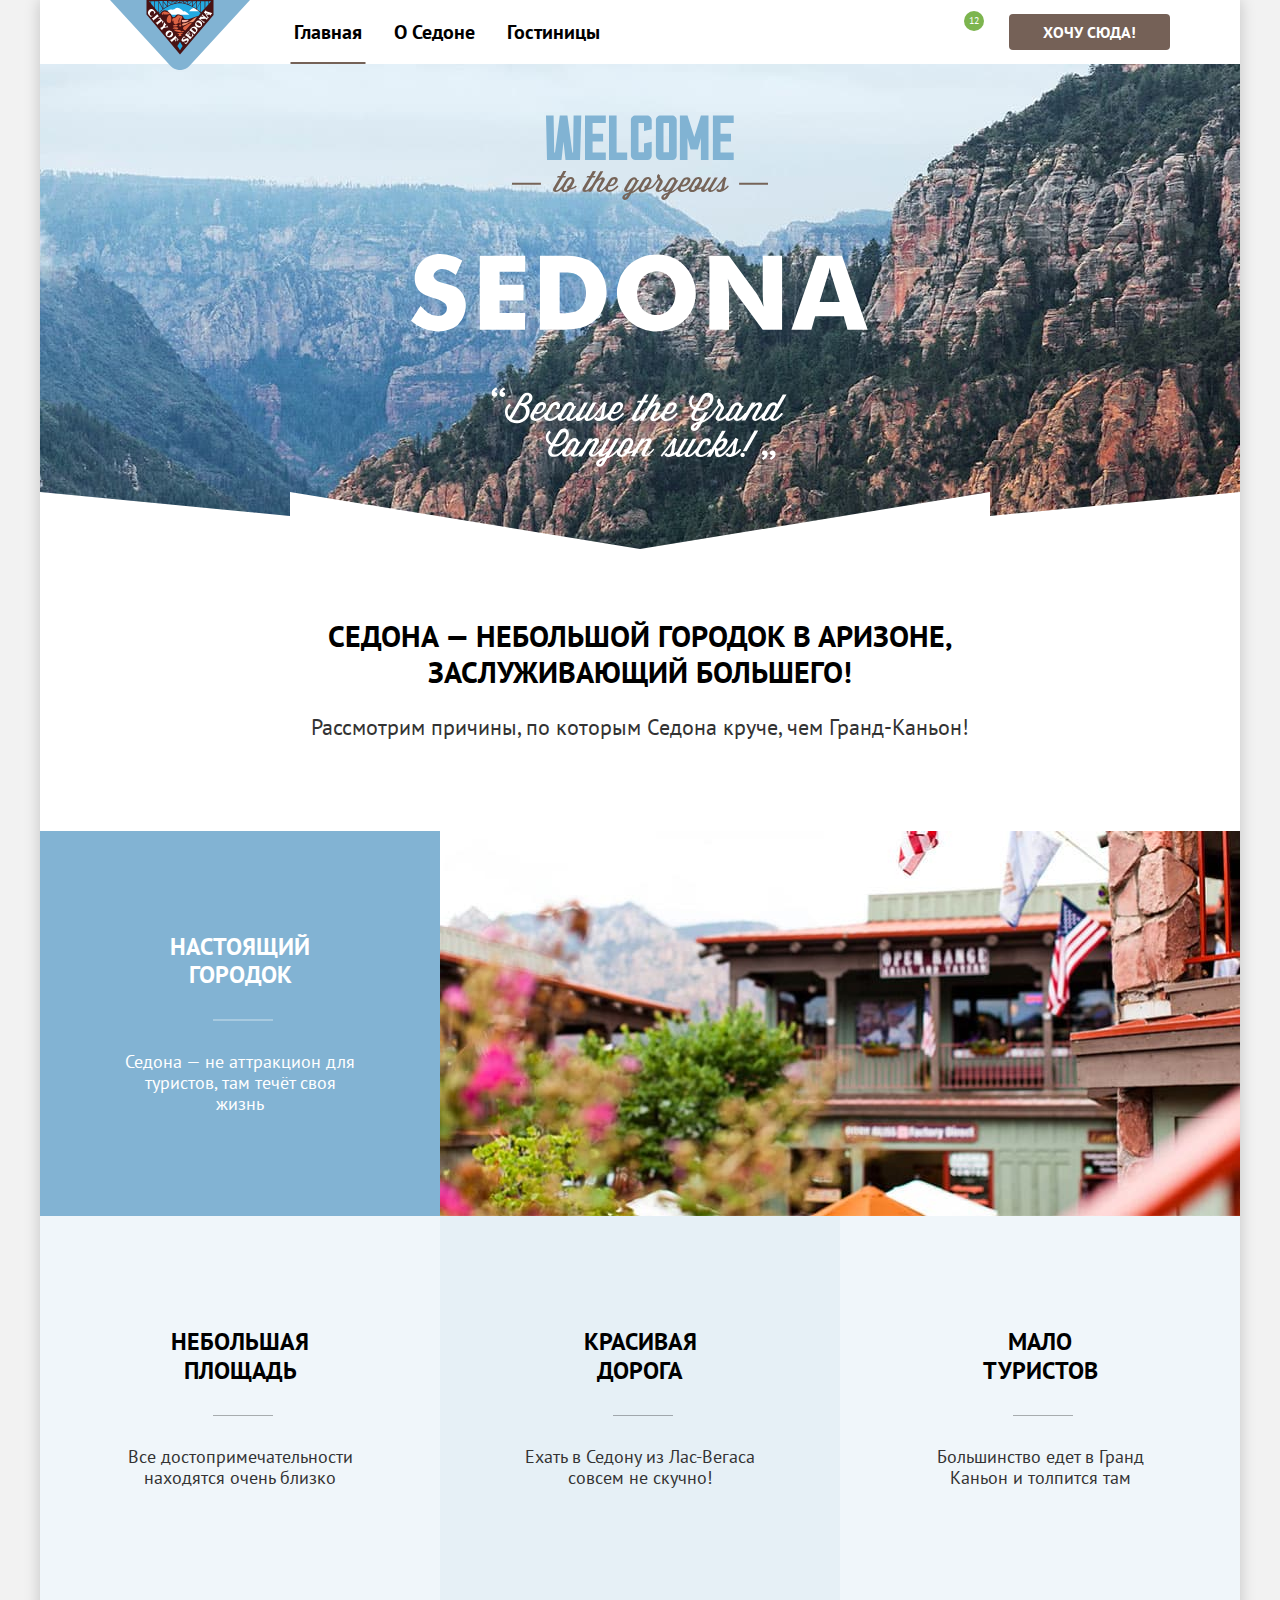
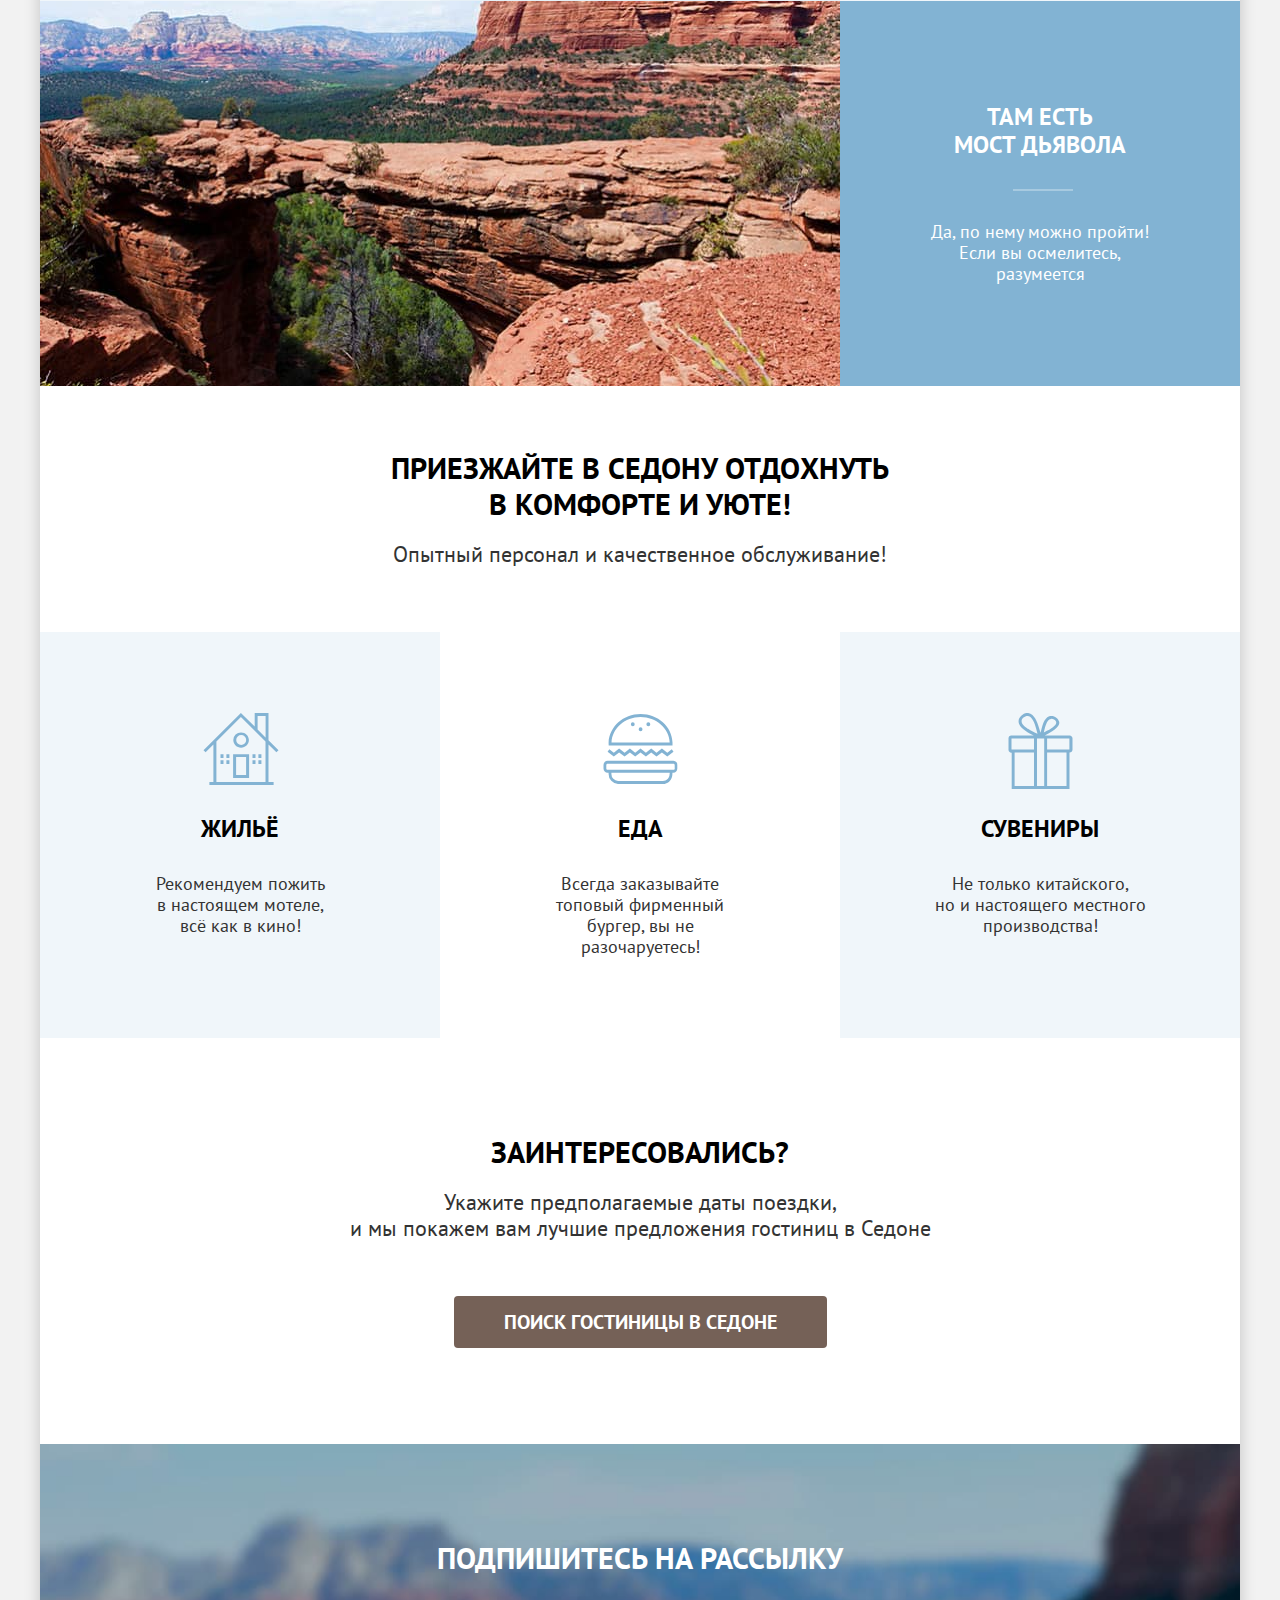
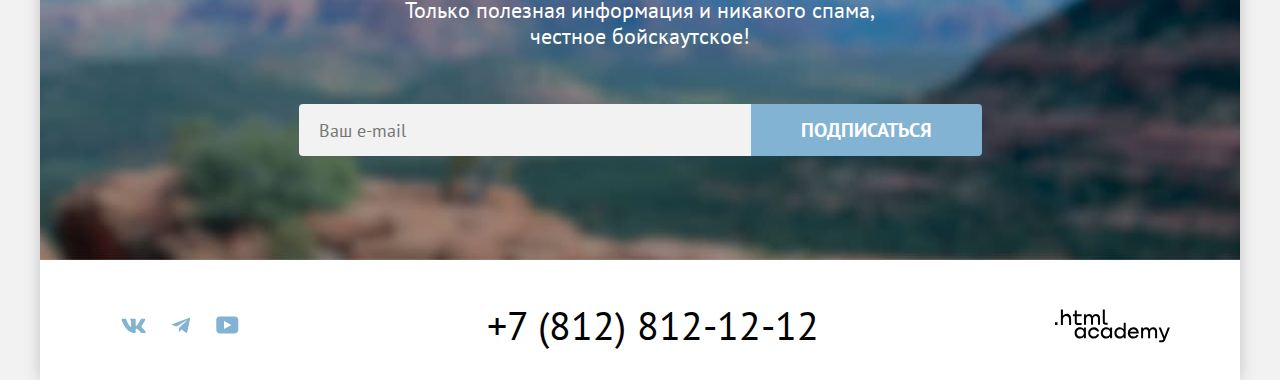
<file: modal.html>
<!DOCTYPE html>
<html lang="ru">
  <head>
    <meta charset="utf-8">
    <meta name="viewport" content="width=device-width, initial-scale=1">
    <link rel="icon" href="favicon.ico">
    <link rel="icon" type="image/png" href="images/general/favicon.png">
    <link rel="stylesheet" href="styles/styles.css">
    <title>Седона. Город в Аризоне</title>
  </head>
  <body>
    <div class="body-container">
      <header class="header" data-test="header">
        <a class="header__logo" href="index.html" aria-current="page">
          <span class="visually-hidden">Обновить главную страницу</span>
          <img class="logo" src="images/general/header/header-logo.svg" alt="Логотип города Седона" width="140" height="70">
        </a>
        <nav class="header__navigation navigation">
          <ul class="list navigation__list basic-list bold">
            <li class="basic-list__item">
              <a class="basic-list__link basic-list__link--active" href="index.html" aria-current="page">Главная</a>
            </li>
            <li class="basic-list__item">
              <a class="basic-list__link" href="#">О Седоне</a>
            </li>
            <li class="basic-list__item">
              <a class="basic-list__link" href="catalog.html">Гостиницы</a>
            </li>
          </ul>
          <ul class="list navigation__list user-list">
            <li class="user-list__item">
              <a class="user-list__link user-list__link--loop" href="#">
                <span class="visually-hidden">Перейти на страницу поиска</span>
              </a>
            </li>
            <li class="user-list__item">
              <a class="user-list__link user-list__link--heart" href="#">
                <span class="visually-hidden">Перейти на страницу избранного</span>
                <span class="user-list__link-counter">
                  <span class="visually-hidden">Количество элементов в избранном: </span>12
                </span>
              </a>
            </li>
          </ul>
        </nav>
        <a class="header__link button" href="#">Хочу сюда!</a>
      </header>
      <main class="main" data-test="main">
        <section class="main__promo" data-test="hero">
          <h1 class="visually-hidden">Седона - город в Аризоне</h1>
          <img class="main__promo-img" src="images/index/content/index-promo.svg" width="458" height="352" alt="Welcome to the gorgeous Sedona, because the Grand Canyon sucks!">
        </section>
        <section class="main__advantages advantages" data-test="advantages">
          <header class="advantages__header section-header">
            <h2 class="section-header__title title">Седона — небольшой городок в Аризоне, заслуживающий большего!</h2>
            <p class="section-header__text text">Рассмотрим причины, по которым Седона круче, чем Гранд-Каньон!</p>
          </header>
          <ul class="list advantages__list">
            <li class="advantages__item advantages__item--second-color">
              <div class="advantages__item-wrapper">
                <h3 class="advantages__item-title title">Настоящий городок</h3>
                <p class="advantages__item-text text">Седона — не аттракцион для туристов, там течёт своя жизнь</p>
              </div>
              <img class="advantages__item-img" src="images/index/content/index-advantages-city-view.jpg" width="800" height="385" alt="городской пейзаж Седоны">
            </li>
            <li class="advantages__item">
              <h3 class="advantages__item-title title">Небольшая площадь</h3>
              <p class="advantages__item-text text">Все достопримечательности находятся очень близко</p>
            </li>
            <li class="advantages__item advantages__item--third-color">
              <h3 class="advantages__item-title title">Красивая дорога</h3>
              <p class="advantages__item-text text">Ехать в Седону из Лас-Вегаса совсем не скучно!</p>
            </li>
            <li class="advantages__item">
              <h3 class="advantages__item-title title">Мало туристов</h3>
              <p class="advantages__item-text text">Большинство едет в Гранд Каньон и толпится там</p>
            </li>
            <li class="advantages__item advantages__item--second-color">
              <div class="advantages__item-wrapper">
                <h3 class="advantages__item-title title">Там есть<br> мост дьявола</h3>
                <p class="advantages__item-text text">Да, по нему можно пройти! Если вы осмелитесь, разумеется</p>
              </div>
              <img class="advantages__item-img" width="800" height="385" src="images/index/content/index-advantages-canyon-view.jpg" alt="Вид на каньон">
            </li>
          </ul>
        </section>
        <section class="main__reasons reasons" data-test="service">
          <header class="reasons__header section-header">
            <h2 class="section-header__title title">Приезжайте в Седону отдохнуть в комфорте и уюте!</h2>
            <p class="section-header__text text">Опытный персонал и качественное обслуживание!</p>
          </header>
          <ul class="list reasons__list">
            <li class="reasons__item reasons__item--home reasons__item--second-color">
              <h3 class="reasons__item-title title">Жильё</h3>
              <p class="reasons__item-text text">Рекомендуем пожить<br> в настоящем мотеле,<br> всё как в кино!</p>
            </li>
            <li class="reasons__item reasons__item--burger">
              <h3 class="reasons__item-title title">Еда</h3>
              <p class="reasons__item-text text">Всегда заказывайте<br> топовый фирменный бургер, вы не разочаруетесь!</p>
            </li>
            <li class="reasons__item reasons__item--present reasons__item--second-color">
              <h3 class="reasons__item-title title">Сувениры</h3>
              <p class="reasons__item-text text">Не только китайского,<br> но и настоящего местного производства!</p>
            </li>
          </ul>
        </section>
        <section class="main__search search" data-test="search">
          <header class="search__header section-header">
            <h2 class="section-header__title title">Заинтересовались?</h2>
            <p class="section-header__text text">Укажите предполагаемые даты поездки,<br> и мы покажем вам лучшие предложения гостиниц в Седоне</p>
          </header>
          <button class="search__button button" type="button">Поиск гостиницы в Седоне</button>
        </section>
        <section class="main__subscribe subscribe" data-test="subscribe">
          <header class="subscribe__header section-header">
            <h2 class="section-header__title title">Подпишитесь на рассылку</h2>
            <p class="section-header__text text">Только полезная информация и никакого спама, честное бойскаутское!</p>
          </header>
          <form class="subscribe__form" action="https://echo.htmlacademy.ru/" method="post">
            <label class="visually-hidden" for="subscribe-email">Укажите ваш Email</label>
            <input class="subscribe__input" type="email" name="user-email" id="subscribe-email" placeholder="Ваш e-mail" required>
            <button class="subscribe__button button button--second-color" type="submit">Подписаться</button>
          </form>
        </section>
      </main>
      <footer class="footer" data-test="footer">
        <ul class="list footer__social-list social-list">
          <li class="social-list__item">
            <a class="social-list__link" href="https://vk.com/htmlacademy">
              <span class="visually-hidden">Ссылка на сайт Академии в Вконтакте</span>
              <svg xmlns="http://www.w3.org/2000/svg" width="25" height="15" fill="currentColor"><path fill-rule="evenodd" d="M24.1 1.8c.2-.5 0-1-.8-1h-2.6c-.7 0-1 .4-1.1.8 0 0-1.4 3.2-3.3 5.3-.6.6-.9.8-1.2.8-.2 0-.4-.2-.4-.8V1.8c0-.7-.2-1-.8-1h-4c-.5 0-.8.4-.8.6 0 .7 1 .8 1 2.6v3.8c0 .8 0 1-.4 1-.9 0-3-3.3-4.3-7-.3-.7-.5-1-1.2-1H1.6c-.8 0-1 .4-1 .8 0 .7 1 4 4.2 8.5C7 13.2 10 15 12.8 15c1.7 0 1.9-.4 1.9-1v-2.4c0-.7.2-.8.7-.8.4 0 1 .1 2.6 1.6 1.8 1.8 2 2.6 3 2.6h2.7c.7 0 1.1-.4 1-1.1-.3-.8-1.2-1.8-2.3-3-.6-.8-1.5-1.5-1.8-2-.4-.4-.3-.6 0-1 0 0 3.2-4.5 3.5-6Z" clip-rule="evenodd"/></svg>
            </a>
          </li>
          <li class="social-list__item">
            <a class="social-list__link" href="https://t.me/htmlacademy">
              <span class="visually-hidden">Ссылка на канал Академии в Телеграме</span>
              <svg xmlns="http://www.w3.org/2000/svg" width="18" height="17" fill="currentColor"><path d="M16.8 1 .8 7c-1 .4-1 1-.2 1.3l4.1 1.3 9.5-6c.5-.3.9-.1.5.2l-7.6 7-.3 4.1c.4 0 .6-.2.8-.4l2-2 4.1 3.1c.8.5 1.3.3 1.5-.7L18 2.2c.3-1-.4-1.6-1.1-1.2Z"/></svg>
            </a>
          </li>
          <li class="social-list__item">
            <a class="social-list__link" href="https://www.youtube.com/user/htmlacademyru">
              <span class="visually-hidden">Ссылка на канал Академии в Ютубе</span>
              <svg xmlns="http://www.w3.org/2000/svg" width="23" height="18" fill="currentColor"><path d="M19 .4H3.4C1.6.4.3 2 .3 3.8v10c0 2 1.3 3.6 3.2 3.6h15.7c1.6 0 3.1-1.6 3.1-3.4V3.8C22.1 2 20.8.4 19 .4ZM8 12.9v-8l7.3 4-7.3 4Z"/></svg>
            </a>
          </li>
        </ul>
        <a class="footer__telephone" href="tel:+78128121212">+7 (812) 812-12-12</a>
        <a class="footer__htmlacademy-link" href="https://htmlacademy.ru/intensive/htmlcss">
          <span class="visually-hidden">ссылка на программу обучения htmlacademy</span>
          <svg xmlns="http://www.w3.org/2000/svg" width="115" height="34" fill="currentColor">
            <path d="M0 13.3v2.6h2.5v-2.6H0ZM11.6 4.9c-1.6 0-2.8.7-3.6 1.7h-.1V.4h-2v15.5h2v-5.3C7.9 8.5 9.2 7 11.2 7c1.8 0 2.9 1.4 2.9 3.2v5.7h2V9.8c.1-3-1.8-5-4.5-5ZM26.6 5.2h-4.8V1.5h-2v3.8h-1.9v2h1.9v6c0 1.7 1 2.7 2.7 2.7h4.1v-2h-3.7c-.7 0-1.1-.4-1.1-1.1V7.2h4.8v-2ZM41.1 5c-1.6 0-2.9.8-3.5 2h-.1a3.7 3.7 0 0 0-3.4-2c-1.4 0-2.5.8-3.1 1.8h-.1V5.2H29v10.6h2v-5.4c0-2 1-3.5 2.6-3.5 1.5 0 2.4 1 2.4 2.6v6.3h2v-5.6c0-2.4 1.4-3.3 2.6-3.3 1.5 0 2.4 1 2.4 2.6v6.3h2V9.3c.1-2.5-1.4-4.3-3.9-4.3ZM47.8 13c0 1.8 1 2.8 2.8 2.8h2v-2h-1.7c-.7 0-1.1-.4-1.1-1.1V.4h-2V13ZM28.9 20a4.9 4.9 0 0 0-3.9-1.7c-3.1 0-5.4 2.3-5.4 5.6s2.3 5.6 5.4 5.6c1.8 0 3-.8 3.8-2h.1v1.7h2V18.6h-2V20Zm-3.6 7.5a3.5 3.5 0 0 1-3.6-3.6c0-2 1.4-3.6 3.6-3.6s3.6 1.6 3.6 3.6c0 1.9-1.4 3.6-3.6 3.6ZM44.2 22.4c-.5-2.4-2.6-4.1-5.4-4.1a5.4 5.4 0 0 0-5.6 5.6c0 3 2.2 5.6 5.6 5.6 2.8 0 4.9-1.8 5.4-4.2h-2.1a3.4 3.4 0 0 1-3.3 2.3 3.5 3.5 0 0 1-3.6-3.6c0-2 1.4-3.6 3.6-3.6 1.6 0 2.8 1 3.3 2.2h2.1v-.2ZM55.1 20a4.9 4.9 0 0 0-3.9-1.7c-3.1 0-5.4 2.3-5.4 5.6s2.3 5.6 5.4 5.6c1.8 0 3-.8 3.8-2h.1v1.7h2V18.6h-2V20Zm-3.6 7.5a3.5 3.5 0 0 1-3.6-3.6c0-2 1.4-3.6 3.6-3.6s3.6 1.6 3.6 3.6c0 1.9-1.5 3.6-3.6 3.6ZM68.7 20.2a5 5 0 0 0-3.9-2c-3.1 0-5.4 2.4-5.4 5.7 0 3.3 2.2 5.6 5.4 5.6 1.7 0 3-.8 3.8-1.8h.1v1.5h2V13.8h-2v6.4Zm-3.6 7.3a3.5 3.5 0 0 1-3.6-3.6c0-2 1.4-3.6 3.6-3.6s3.6 1.6 3.6 3.6c-.1 2-1.5 3.6-3.6 3.6ZM78.3 18.3a5.4 5.4 0 0 0-5.5 5.6c0 3 2.1 5.6 5.5 5.6 2.5 0 4.5-1.3 5.2-3.6h-2.1c-.5 1-1.6 1.6-3 1.6-1.9 0-3.3-1.3-3.4-3h8.8c.2-3.5-2-6.2-5.5-6.2Zm0 1.9c1.7 0 3 1 3.3 2.6h-6.5a3.2 3.2 0 0 1 3.2-2.6ZM98.2 18.3a4 4 0 0 0-3.6 2h-.1c-.6-1.2-1.8-2-3.4-2-1.4 0-2.5.7-3.1 1.8v-1.5h-1.9v10.6h2v-5.4c0-2 1-3.4 2.6-3.5 1.5 0 2.4 1 2.4 2.6v6.3h2v-5.6c0-2.4 1.4-3.3 2.6-3.3 1.5 0 2.4 1 2.4 2.6v6.3h2v-6.5c.1-2.6-1.4-4.4-3.9-4.4ZM109.4 27.4l-3.6-9h-2.2l4.8 11.7c-.3.9-.7 1.2-1.7 1.2h-2.5v2h2.5c1.8 0 2.8-.8 3.5-2.6l4.7-12.2h-2.1l-3.4 8.9Z"/>
          </svg>
        </a>
      </footer>
      <div class="modal-container modal-container--close">
        <div class="modal-container__modal modal-search" data-test="modal">
          <button class="modal-search__close-button" type="button">
            <span class="visually-hidden">Закрыть</span>
            <svg width="14" height="14" viewBox="0 0 14 14" fill="currentColor" xmlns="http://www.w3.org/2000/svg">
              <path d="M14 1.29231L12.7077 0L7 5.70769L1.29231 0L0 1.29231L5.70769 7L0 12.7077L1.29231 14L7 8.29231L12.7077 14L14 12.7077L8.29231 7L14 1.29231Z"/>
            </svg>
          </button>
          <section class="modal-search__content modal-content">
            <h2 class="modal-content__title title">Поиск гостиницы в Седоне</h2>
            <form class="modal-content__form modal-form" action="https://echo.htmlacademy.ru/" method="get">
              <fieldset class="modal-form__group">
                <label class="modal-form__control" for="check-in">
                  <span class="modal-form__title title modal-form__title--element">Дата Заезда:</span>
                  <input class="modal-form__input" type="text" name="check-in" id="check-in" placeholder="Укажите дату" value="27 апреля 2020" required>
                  <span class="modal-form__info modal-form__info--error modal-form__info--active">Мы не можем отправить вас в прошлое.</span>
                </label>
              </fieldset>
              <fieldset class="modal-form__group">
                <label class="modal-form__control" for="check-out">
                  <span class="modal-form__title title modal-form__title--width modal-form__title--element">Дата Выезда:</span>
                  <input class="modal-form__input" type="text" name="check-out" id="check-out" placeholder="Укажите дату" value="1 сентября 2023" required>
                  <span class="modal-form__info modal-form__info--active">На эти даты есть свободные номера. Пока есть.</span>
                </label>
              </fieldset>
              <fieldset class="modal-form__group">
                <div class="modal-form__wrapper">
                  <label class="modal-form__control modal-form__control--title" for="adults">
                    <span class="modal-form__title title modal-form__title--margin">Взрослые:</span>
                  </label>
                  <button class="modal-form__toggle-button button-minus" type="button">
                    <span class="visually-hidden">Убрать гостя</span>
                    <svg width="14" height="2" viewBox="0 0 14 2" fill="currentColor" xmlns="http://www.w3.org/2000/svg">
                      <path d="M0 0L0 2L14 2V0L0 0Z"/>
                    </svg>
                  </button>
                  <input class="modal-form__number-input" type="number" name="adults-input" id="adults" value="2">
                  <button class="modal-form__toggle-button button-plus" type="button">
                    <span class="visually-hidden">Добавить гостя</span>
                    <svg width="14" height="14" viewBox="0 0 14 14" fill="currentColor" xmlns="http://www.w3.org/2000/svg">
                      <path d="M14 6H8V0H6V6H0V8H6V14H8V8H14V6Z"/>
                    </svg>
                  </button>
                </div>
                <div class="modal-form__wrapper">
                  <label class="modal-form__control modal-form__control--title" for="kids">
                    <span class="modal-form__title title modal-form__title--margin">Дети:</span>
                  </label>
                  <div class="modal-form__tooltip-wrapper">
                    <button class="modal-form__popup" type="button" aria-labelledby="tooltip-label-date"></button>
                    <span class="modal-form__popup-text" role="tooltip" id="tooltip-label-date">Укажите количество детей, которые будут с вами, возраст которых от 6 до 18 лет. Дети до 6 лет размещаются бесплатно.</span>
                  </div>
                  <button class="modal-form__toggle-button button-minus" type="button">
                    <span class="visually-hidden">Убрать маленького гостя</span>
                    <svg width="14" height="2" viewBox="0 0 14 2" fill="currentColor" xmlns="http://www.w3.org/2000/svg">
                      <path d="M0 0L0 2L14 2V0L0 0Z"/>
                    </svg>
                  </button>
                  <input class="modal-form__number-input" type="number" name="kids-input" id="kids" value="2">
                  <button class="modal-form__toggle-button button-plus" type="button">
                    <span class="visually-hidden">Добавить маленького гостя</span>
                    <svg width="14" height="14" viewBox="0 0 14 14" fill="currentColor" xmlns="http://www.w3.org/2000/svg">
                      <path d="M14 6H8V0H6V6H0V8H6V14H8V8H14V6Z"/>
                    </svg>
                  </button>
                </div>
              </fieldset>
              <button class="modal-form-button button button--second-color" type="submit">Найти</button>
            </form>
          </section>
        </div>
      </div>
    </div>
  </body>
</html>
</file>
<file: styles/styles.css>
@font-face {
  font-family: "PT Sans";
  font-style: normal;
  font-weight: 400;
  src: url("../fonts/ptsans-400.woff2") format("woff2");
  font-display: swap;
}

@font-face {
  font-family: "PT Sans";
  font-style: normal;
  font-weight: 700;
  src: url("../fonts/ptsans-700.woff2") format("woff2");
  font-display: swap;
}

html {
  height: 100%;
}

body {
  margin: 0;
  min-width: 1200px;
  font-family: "PT Sans", "Arial", sans-serif;
  font-style: normal;
  font-weight: 400;
  color: #333333;
  background-color: #f2f2f2;
}

.body-container {
  display: flex;
  flex-direction: column;
  margin: 0 auto;
  width: 1200px;
  min-height: 100vh;
  background-color: #ffffff;
  box-shadow: 0 0 15px 0 rgba(0, 0, 0, 0.2);
}

img {
  max-width: 100%;
}

.main {
  flex-grow: 1;
}

.visually-hidden {
  position: absolute;
  width: 1px;
  height: 1px;
  margin: -1px;
  padding: 0;
  border: 0;
  white-space: nowrap;
  clip-path: inset(100%);
  clip: rect(0 0 0 0);
  overflow: hidden;
}

.bold {
  font-weight: 700;
}

.button {
  display: block;
  font-family: inherit;
  font-weight: 700;
  font-size: 16px;
  line-height: 125%;
  text-transform: uppercase;
  text-decoration: none;
  color: #ffffff;
  background-color: #756157;
  border: none;
  border-radius: 4px;
  cursor: pointer;
}

.button:hover {
  background-color: #615048;
}

.button:focus-visible {
  background-color: #615048;
  outline: none;
}

@supports not selector(:focus-visible) {
  .button:focus {
    background-color: #615048;
    outline: none;
  }
}

.button:active {
  background-color: #756157;
  color: rgba(255, 255, 255, 0.3);
}

.button:disabled {
  background-color: #e5e5e5;
}

.button--second-color {
  background-color: #82b3d3;
}

.button--second-color:hover {
  background-color: #68a2ca;
}

.button--second-color:focus-visible {
  background-color: #68a2ca;
  outline: none;
}

@supports not selector(:focus-visible) {
  .button--second-color:focus {
    background-color: #68a2ca;
    outline: none;
  }
}

.button--second-color:active {
  background-color: #82b3d3;
  color: rgba(255, 255, 255, 0.3);
}

.button--select-color {
  background-color: #7db54f;
}

.button--select-color:hover {
  background-color: #6c9e42;
}

.button--select-color:focus-visible {
  background-color: #6c9e42;
  outline: none;
}

@supports not selector(:focus-visible) {
  .button--select-color:focus {
    background-color: #6c9e42;
    outline: none;
  }
}

.button--select-color:active {
  background-color: #7db54f;
  color: rgba(255, 255, 255, 0.3);
}

.button--transparent {
  background-color: rgba(130, 179, 211, 0);
}

.button--transparent:hover {
  background-color: rgba(130, 179, 211, 0);
  opacity: 0.6;
}

.button--transparent:focus-visible {
  background-color: rgba(130, 179, 211, 0);
  outline: 3px solid #83b3d3;
  border-radius: 4px;
}

@supports not selector(:focus-visible) {
  .button--transparent:focus {
    background-color: rgba(130, 179, 211, 0);
    outline: 3px solid #83b3d3;
    border-radius: 4px;
  }
}

.button--transparent:active {
  background-color: rgba(130, 179, 211, 0);
  color: rgba(255, 255, 255, 0.3);
}

.button--transparent:disabled {
  background-color: rgba(130, 179, 211, 0);
  opacity: 0.1;
}

.title {
  color: #000000;
  text-transform: uppercase;
  margin: 0;
}

.hotels-list .title {
  text-transform: none;
}

.section-header .title {
  font-size: 30px;
  line-height: 120%;
}

.advantages__list .title,
.reasons__list .title,
.hotels-list .title {
  font-size: 24px;
  line-height: 117%;
}

.advantages__list .title {
  max-width: 175px;
  margin: 0 auto;
  text-align: center;
}

.advantages__item-img {
  display: block;
  background-color: #33484c;
}

.hotels-filter__title {
  font-size: 60px;
  line-height: 130%;
  margin: 0 0 8px 0;
}

.filters-form__title {
  font-size: 20px;
  line-height: 120%;
  margin-bottom: 32px;
  padding: 0;
}

.section-header .text {
  font-size: 22px;
  line-height: 118%;
  margin: 0;
}

.advantages__list .text,
.reasons__list .text,
.hotels-list .text {
  font-size: 18px;
  line-height: 117%;
  margin: 0;
}

.advantages__list .text {
  max-width: 230px;
  margin: 0 auto;
  text-align: center;
}

.breadcrumbs-list__link {
  font-size: 16px;
  line-height: 131%;
  text-decoration: none;
  color: #ffffff;
}

.breadcrumbs-list__link:hover {
  color: rgba(255, 255, 255, 0.6);
}

.breadcrumbs-list__link:focus-visible {
  color: #ffffff;
}

@supports not selector(:focus-visible) {
  .breadcrumbs-list__link:focus {
    color: #ffffff;
  }
}

.breadcrumbs-list__link:active {
  color: rgba(255, 255, 255, 0.3);
}

.basic-list__link {
  display: block;
  padding: 20px 16px;
  color: #000000;
  text-decoration: none;
}

.basic-list__link:hover {
  color: #756157;
}

.basic-list__link:focus-visible {
  outline: none;
  color: #756157;
}

@supports not selector(:focus-visible) {
  .basic-list__link:focus {
    outline: none;
    color: #756157;
  }
}

.basic-list__link:active {
  color: rgba(117, 97, 87, 0.3);
}

.basic-list__link--active {
  position: relative;
  pointer-events: none;
}

.basic-list__link--active::after {
  content: "";
  position: absolute;
  bottom: 0;
  left: 50%;
  transform: translateX(-50%);
  display: inline-block;
  width: 75%;
  height: 2px;
  background-color: #756257;
}

.list {
  list-style-type: none;
  padding: 0;
  margin: 0;
}

.navigation {
  display: flex;
  flex-grow: 1;
  justify-content: space-between;
  font-size: 20px;
  line-height: 120%;
}

.card__rating,
.card__rating-amount {
  font-size: 16px;
  line-height: 125%;
  margin: 0;
}

.filter-list__control {
  display: flex;
  align-items: center;
  font-family: inherit;
  font-size: 18px;
  line-height: 128%;
}

.filter-list__control:hover {
  opacity: 0.6;
}

.filter-list__control:focus-visible {
  outline: none;
}

@supports not selector(:focus-visible) {
  .filter-list__control:focus {
    outline: none;
  }
}

.filter-list__control:active {
  opacity: 0.3;
}

.search__button,
.subscribe__button {
  font-size: 20px;
  line-height: 180%;
}

.filter-list__control-input {
  font-family: inherit;
}

.footer__telephone {
  max-width: 700px;
  padding: 5px 0;
  font-size: 40px;
  line-height: 100%;
  text-decoration: none;
  color: #000000;
}

.footer__telephone:hover {
  color: #756157;
}

.footer__telephone:focus-visible {
  outline: none;
  color: #756157;
}

@supports not selector(:focus-visible) {
  .footer__telephone:focus {
    outline: none;
    color: #756157;
  }
}

.footer__telephone:active {
  color: rgba(117, 97, 87, 0.3);
}

.footer__htmlacademy-link {
  padding-top: 6px;
  color: #000000;
}

.footer__htmlacademy-link:hover {
  color: #756157;
}

.footer__htmlacademy-link:focus-visible {
  outline: none;
  color: #756157;
}

@supports not selector(:focus-visible) {
  .footer__htmlacademy-link:focus {
    outline: none;
    color: #756157;
  }
}

.footer__htmlacademy-link:active {
  color: rgba(117, 97, 87, 0.3);
}

.main__promo {
  width: 1200px;
  max-height: 485px;
  background-color: #33484c;
  background-image: url("../images/index/backgrounds/index-promo-background.jpg");
}

.main__promo::after {
  content: url("../images/index/icons/divider.svg");
}

.advantages__item {
  padding: 112.5px 85px;
  display: flex;
  align-items: center;
  justify-content: center;
  flex-direction: column;
  background-color: rgba(131, 179, 211, 0.12);
}

.advantages__item--second-color {
  padding: 0;
  grid-column-start: 1;
  grid-column-end: 4;
  flex-direction: row;
  color: #ffffff;
  background-color: #82b3d3;
}

.advantages__item-wrapper {
  padding: 102px 85px;
}

.advantages__item--second-color:last-of-type {
  flex-direction: row-reverse;
}

.advantages__item--second-color .title {
  color: #ffffff;
}

.advantages__item .advantages__item-title::after {
  content: "";
  display: block;
  width: 60px;
  height: 1.7px;
  background-color: rgba(0, 0, 0, 0.3);
  margin: 30px 60px;
}

.advantages__item--second-color .advantages__item-title::after {
  background-color: rgba(255, 255, 255, 0.3);
}

.advantages__item--third-color {
  background-color: rgba(131, 179, 211, 0.2);
}

.main__subscribe {
  color: #ffffff;
  background-color: #33484c;
  background-image: url("../images/index/backgrounds/index-subscribe-background.jpg");
  background-size: cover;
  background-repeat: no-repeat;
}

.main__subscribe .title {
  color: #ffffff;
}

.catalog__hotels-filter {
  display: flex;
  padding: 35px 70px 70px 70px;
  flex-wrap: wrap;
  color: #ffffff;
  background-color: #33484c;
  background-image: url("../images/catalog/backgrounds/catalog-filter-background.jpg");
  background-repeat: no-repeat;
  background-size: cover;
  background-position: center;
}

.pagination__button--button-color {
  background-color: rgba(130, 179, 211, 0);
}

.pagination__button--button-color:hover {
  background-color: rgba(130, 179, 211, 0);
}

.pagination__button--button-color:focus-visible {
  background-color: rgba(130, 179, 211, 0);
  outline: 3px solid #83b3d3;
}

@supports not selector(:focus-visible) {
  .pagination__button--button-color:focus {
    background-color: rgba(130, 179, 211, 0);
    outline: 3px solid #83b3d3;
  }
}

.filters-form__group {
  width: 150.5px;
  margin: 0 70px 0 0;
  padding: 0;
  border: none;
}

.filters-form__group--width {
  width: 288px;
}

.header {
  display: flex;
  justify-content: space-between;
  padding: 0 70px;
  min-height: 64px;
}

.header__logo {
  position: relative;
  justify-self: flex-start;
  min-width: 140px;
  height: 64px;
  margin-right: 28px;
}

.logo {
  position: absolute;
}

.navigation__list {
  display: flex;
  padding: 0;
}

.basic-list {
  margin: 0;
  flex-wrap: wrap;
}

.user-list {
  margin: 0 20px 0 0;
}

.user-list__link {
  position: relative;
  font-family: inherit;
  display: block;
  padding: 22px 12px;
  width: 20px;
  height: 20px;
  text-decoration: none;
  font-size: 10px;
  line-height: 100%;
  color: #000000;
}

.user-list__link:hover {
  color: #756157;
}

.user-list__link:focus-visible {
  color: #756157;
}

@supports not selector(:focus-visible) {
  .user-list__link:focus {
    color: #756157;
  }
}

.user-list__link:active {
  color: rgba(117, 97, 87, 0.3);
}

.user-list__link--heart {
  display: flex;
  justify-content: center;
  align-items: center;
}

.user-list__link-counter {
  position: absolute;
  display: flex;
  align-items: center;
  justify-content: center;
  top: 6px;
  right: 0;
  width: 20px;
  height: 20px;
  margin: 5px;
  border-radius: 10px;
  color: #ffffff;
  background-color: #7db54f;
}

.header__link {
  align-self: center;
  justify-self: flex-end;
  margin: 0;
  padding: 8px 34px;
  min-width: 92px;
  max-width: 132px;
}

.main__promo-img {
  display: block;
  margin: 0 auto;
  padding: 51px 0 25px 0;
}

.section-header {
  display: flex;
  flex-direction: column;
  justify-content: center;
  align-items: center;
  text-align: center;
}

.advantages__header {
  padding: 69px 270px 90px 270px;
}

.advantages__header .section-header__title {
  margin-bottom: 25px;
}

.advantages__list {
  display: grid;
  grid-template-columns: 400px 400px 400px;
}

.reasons__header {
  padding: 64px 347.5px;
}

.reasons__header .title {
  max-width: 505px;
  margin-bottom: 20px;
}

.reasons__item--second-color {
  background-color: rgba(131, 179, 211, 0.12);
}

.reasons__list {
  display: flex;
  flex-wrap: wrap;
}

.reasons__item {
  max-width: 230px;
  padding: 81px 85px;
  text-align: center;
}

.reasons__item--home .reasons__item-title::before {
  content: url("../images/index/icons/index-reasons-icon-home.svg");
  display: block;
  height: 72px;
  margin-bottom: 30px;
}

.reasons__item--burger .reasons__item-title::before {
  content: url("../images/index/icons/index-reasons-icon-burger.svg");
  display: block;
  height: 72px;
  margin-bottom: 30px;
}

.reasons__item--present .reasons__item-title::before {
  content: url("../images/index/icons/index-reasons-icon-present.svg");
  display: block;
  height: 72px;
  margin-bottom: 30px;
}

.reasons__item-title {
  margin-bottom: 30px;
}

.reasons__item-text {
  width: 230px;
}

.main__search {
  padding: 96px 304px;
}

.main__search .search__header {
  margin-bottom: 54px;
}

.search__header .title {
  margin-bottom: 20px;
}

.search__header .text {
  max-width: 592px;
}

.search__button {
  margin: 0 auto;
  padding: 8px 50px;
}

.subscribe {
  padding: 96px 258px 104px 258px;
}

.subscribe__header .title {
  margin-bottom: 22px;
}

.subscribe__header .text {
  max-width: 475px;
}

.subscribe__header {
  margin-bottom: 54px;
}

.subscribe__form {
  display: flex;
  justify-content: center;
}

.subscribe__input {
  font-family: inherit;
  font-size: 18px;
  line-height: 133%;
  width: 412px;
  height: 52px;
  padding: 0 20px;
  border: none;
  outline: 1px #ffffff;
  border-radius: 4px 0 0 4px;
  background-color: #f2f2f2;
}

.subscribe__input:focus-visible {
  outline: 3px solid #83b3d3;
  outline-offset: 0;
  border-radius: 4px;
}

@supports not selector(:focus-visible) {
  .subscribe__input:focus {
    outline: 3px solid #83b3d3;
    outline-offset: 0;
    border-radius: 4px;
  }
}

.subscribe__button {
  padding: 8px 50px;
  border-radius: 0 4px 4px 0;
}

.footer {
  display: flex;
  flex-wrap: wrap;
  align-items: center;
  justify-content: space-between;
  padding: 40px 70px 30px 70px;
}

.footer__social-list {
  padding: 5px 0;
  display: flex;
  max-width: 141px;
  flex-wrap: wrap;
}

.social-list__link {
  display: flex;
  align-items: center;
  justify-content: center;
  width: 47px;
  min-height: 40px;
  color: #83b3d3;
}

.social-list__link:hover {
  color: #68a2ca;
}

.social-list__link:focus-visible {
  color: #68a2ca;
}

@supports not selector(:focus-visible) {
  .social-list__link:focus {
    color: #68a2ca;
  }
}

.social-list__link:active {
  color: rgba(104, 162, 202, 0.3);
}

.hotels-filter__navigation {
  margin-bottom: 40px;
}

.hotels-filter__form {
  display: flex;
}

.filters-form__group--margin {
  margin-right: 140px;
}

.filters-form__button-wrapper {
  margin-top: 56px;
}

.filters-form__button-wrapper .button--second-color {
  padding: 8px 50px;
  margin-bottom: 32px;
}

.filters-form__button-wrapper .button--transparent {
  padding: 8px 57.5px;
}

.filter-list__item {
  margin-bottom: 16px;
}

.filter-list__item:last-child {
  margin-bottom: 0;
}

.filter-list__control-input[type="checkbox"] {
  appearance: none;
  position: relative;
  min-width: 20px;
  height: 20px;
  margin: 0 16px 0 0;
  padding: 0;
  border-radius: 4px;
  background-color: #ffffff;
}

.filter-list__control-input[type="checkbox"]::after {
  content: "";
  position: absolute;
  width: 0;
  height: 0;
  margin: 5px 4px 5px 4px;
  background-image: url("../images/catalog/icons/catalog-filters-form-checkbox-icon-mark.svg");
  background-repeat: no-repeat;
}

.filter-list__control-input[type="checkbox"]:checked::after {
  width: 12px;
  height: 10px;
}

.filter-list__control-input[type="checkbox"]:hover {
  opacity: 0.6;
}

.filter-list__control-input[type="checkbox"]:focus-visible {
  outline: 3px solid #83b3d3;
  outline-offset: 0;
  border-radius: 4px;
}

@supports not selector(:focus-visible) {
  .filter-list__control-input[type="checkbox"]:focus {
    outline: 3px solid #83b3d3;
    outline-offset: 0;
    border-radius: 4px;
  }
}

.filter-list__control-input[type="checkbox"]:active {
  opacity: 0.3;
}

.filter-list__control-input[type="radio"] {
  appearance: none;
  position: relative;
  min-width: 20px;
  height: 20px;
  margin: 0 16px 0 0;
  border-radius: 50%;
  background-color: #ffffff;
}

.filter-list__control-input[type="radio"]::after {
  content: "";
  position: absolute;
  width: 0;
  height: 0;
  margin: 5px;
  border-radius: 50%;
  background-color: #3f5e72;
}

.filter-list__control-input[type="radio"]:checked::after {
  width: 10px;
  height: 10px;
}

.filter-list__control-input[type="radio"]:hover {
  opacity: 0.6;
}

.filter-list__control-input[type="radio"]:focus-visible {
  outline: 3px solid #83b3d3;
  outline-offset: 0;
  border-radius: 18px;
}

@supports not selector(:focus-visible) {
  .filter-list__control-input[type="radio"]:focus {
    outline: 3px solid #83b3d3;
    outline-offset: 0;
    border-radius: 18px;
  }
}

.filter-list__control-input[type="radio"]:active {
  opacity: 0.3;
}

.filters-form__wrapper {
  display: flex;
  flex-direction: column;
}

.range-wrapper__control-wrapper {
  display: flex;
  margin-bottom: 44px;
}

.range-wrapper__control {
  font-family: inherit;
  font-size: 18px;
  line-height: 133%;
  display: block;
  position: relative;
  width: 143px;
  margin-right: 2px;
}

.range-wrapper__control:last-of-type {
  margin-right: 0;
}

.range-wrapper__control-input {
  appearance: none;
  font-family: inherit;
  font-size: 18px;
  line-height: 133%;
  width: 103px;
  height: 24px;
  padding: 12px 20px;
  border: none;
  border-radius: 4px 0 0 4px;
  -moz-appearance: textfield;
}

.range-wrapper__control-input::-webkit-outer-spin-button,
.range-wrapper__control-input::-webkit-inner-spin-button {
  -webkit-appearance: none;
}

.range-wrapper__control:last-of-type .range-wrapper__control-input {
  border-radius: 0 4px 4px 0;
}

.range-wrapper__control-input:hover {
  background: #e6e6e6;
}

.range-wrapper__control-input:focus-visible {
  outline: 3px solid #83b3d3;
  outline-offset: 0;
  border-radius: 4px 0 0 4px;
}

@supports not selector(:focus-visible) {
  .range-wrapper__control-input:focus {
    outline: 3px solid #83b3d3;
    outline-offset: 0;
    border-radius: 4px 0 0 4px;
  }
}

.range-wrapper__control:last-of-type .range-wrapper__control-input:focus-visible {
  outline: 3px solid #83b3d3;
  outline-offset: 0;
  border-radius: 0 4px 4px 0;
}

@supports not selector(:focus-visible) {
  .range-wrapper__control:last-of-type .range-wrapper__control-input:focus {
    outline: 3px solid #83b3d3;
    outline-offset: 0;
    border-radius: 0 4px 4px 0;
  }
}

.range-wrapper__control span {
  position: absolute;
  top: 12px;
  right: 20px;
  color: #000000;
  opacity: 0.3;
}

.filters-form__range-control-input {
  margin: 0;
  width: 287px;
}

.range-scale {
  position: relative;
  box-sizing: border-box;
  width: 287px;
  height: 4px;
  background-color: rgba(255, 255, 255, 0.3);
}

.range-scale__range-bar {
  top: 0;
  right: 61px;
  width: 226px;
  position: absolute;
  height: 4px;
  background-color: #ffffff;
}

.range-scale__range-toggle {
  position: absolute;
  width: 20px;
  height: 20px;
  background-color: #ffffff;
  border: none;
  border-radius: 5px;
  cursor: pointer;
}

.toggle-min {
  top: -8px;
}

.toggle-max {
  top: -8px;
  right: 0;
}

.range-scale__range-toggle:hover {
  box-shadow: 0 4px 10px 0 rgba(0, 0, 0, 0.25);
}

.range-scale__range-toggle:focus-visible {
  outline: 3px solid #83b3d3;
  box-shadow: 0 4px 10px 0 rgba(0, 0, 0, 0.25);
}

@supports not selector(:focus-visible) {
  .range-scale__range-toggle:focus {
    outline: 3px solid #83b3d3;
    box-shadow: 0 4px 10px 0 rgba(0, 0, 0, 0.25);
  }
}

.range-scale__range-toggle:active {
  outline: 2px solid #83b3d3;
  box-shadow: 0 7px 15px 0 rgba(0, 0, 0, 0.4);
}

.catalog__hotels-result {
  padding: 50px 70px 60px 70px;
}

.hotels-result__header {
  flex-direction: row;
  justify-content: space-between;
  margin-bottom: 40px;
}

.hotels-result__title {
  margin-right: auto;
}

.hotels-result__sorting::-ms-expand {
  display: none;
}

.hotels-result__sorting {
  position: relative;
  -webkit-appearance: none;
  -moz-appearance: none;
  appearance: none;
  list-style: none;
  min-width: 292px;
  padding: 12px 18px;
  padding-right: 35px;
  margin-right: 70px;
  border: 2px solid #e5e5e5;
  border-radius: 4px;
  background-color: #ffffff;
  background-image: url("../images/catalog/icons/select-caret.svg");
  background-repeat: no-repeat;
  background-position-x: calc(100% - 18px);
  background-position-y: calc(100% - 19px);
  background-size: 12px;
  font-family: inherit;
  font-size: 18px;
  line-height: 117%;
  color: #333333;
  cursor: pointer;
}

.hotels-result__sorting:hover {
  border: 2px solid #68a2ca;
}

.hotels-result__sorting:focus-visible {
  outline: none;
  border: 2px solid #68a2ca;
}

@supports not selector(:focus-visible) {
  .hotels-result__sorting:focus {
    outline: none;
    border: 2px solid #68a2ca;
  }
}

.hotels-result__sorting:disabled {
  border: 2px solid rgba(0, 0, 0, 0.3);
  color: rgba(0, 0, 0, 0.3);
}

.hotels-result__view {
  display: flex;
  flex-wrap: wrap;
  max-width: 170px;
}

.view-list__item {
  width: 48px;
  height: 48px;
  margin-right: 8px;
}

.view-list__link {
  display: flex;
  box-sizing: border-box;
  align-items: center;
  justify-content: center;
  width: 48px;
  height: 48px;
  border: 2px solid #e5e5e5;
  border-radius: 4px;
  text-decoration: none;
}

.view-list__link:hover {
  border: 2px solid #000000;
}

.view-list__link:focus-visible {
  outline: none;
  border: 2px solid #68a2ca;
}

@supports not selector(:focus-visible) {
  .view-list__link:focus {
    outline: none;
    border: 2px solid #68a2ca;
  }
}

.view-list__link:active {
  border: 2px solid #000000;
}

.view-list__link--active {
  border: 2px solid #000000;
}

.view-list__item:last-of-type {
  margin-right: 0;
}

.view-list__link--plate-view {
  background-image: url("../images/catalog/icons/catalog-view-icon-plate.svg");
  background-position: center;
  background-repeat: no-repeat;
}

.view-list__link--card-view {
  background-image: url("../images/catalog/icons/catalog-view-icon-cards.svg");
  background-position: center;
  background-repeat: no-repeat;
}

.view-list__link--list-view {
  background-image: url("../images/catalog/icons/catalog-view-icon-list.svg");
  background-position: center;
  background-repeat: no-repeat;
}

.hotels-result__list {
  display: grid;
  grid-template-columns: 340px 340px 340px;
  gap: 20px;
  margin-bottom: 38px;
}

.hotels-list__item {
  padding: 20px;
  outline: 1px solid #e5e5e5;
  border-radius: 4px;
}

.card__image {
  display: block;
  background-color: #33484c;
  margin-bottom: 16px;
}

.card__title {
  margin-bottom: 16px;
}

.card__info {
  display: flex;
  justify-content: space-between;
  margin-bottom: 16px;
}

.card__info .text {
  max-width: 140px;
}

.card__info .text:last-of-type {
  text-align: end;
}

.card__controls {
  display: flex;
  justify-content: space-between;
  margin-bottom: 16px;
}

.card__controls-button {
  display: block;
  width: 140px;
  text-align: center;
  padding: 8px 0;
}

.card__controls .button--second-color {
  padding: 8px 20px;
}

.card__controls .button--select-color {
  padding: 8px 18px;
}

.card__stars {
  display: flex;
}

.star {
  display: block;
  width: 18px;
  height: 17px;
  margin-right: 6px;
}

.star::after {
  content: url("../images/catalog/icons/catalog-card-icon-star.svg");
}

.card__quality {
  display: flex;
  justify-content: space-between;
  align-items: center;
}

.card__rating {
  margin: 0;
  text-align: center;
  width: 140px;
  padding: 9px 0 8px 0;
  font-size: 16px;
  line-height: 125%;
  border-radius: 4px;
  background-color: #f2f2f2;
  text-transform: uppercase;
}

.pagination__list {
  display: flex;
  align-items: center;
  flex-wrap: wrap;
}

.pagination__link {
  font-size: 20px;
  line-height: 180%;
  display: flex;
  align-items: center;
  justify-content: center;
  margin-right: 8px;
  width: 60px;
  height: 60px;
  color: #ffffff;
  background-color: #82b3d3;
  border-radius: 4px;
  text-decoration: none;
}

.pagination__item:last-of-type .pagination__link {
  margin-right: 0;
}

.pagination__link:hover {
  background-color: #68a2ca;
}

.pagination__link:focus-visible {
  background-color: #68a2ca;
  outline: none;
}

@supports not selector(:focus-visible) {
  .pagination__link:focus {
    background-color: #68a2ca;
    outline: none;
  }
}

.pagination__link:active {
  background-color: #82b3d3;
  color: rgba(255, 255, 255, 0.3);
}

.pagination__link--active {
  color: #000000;
  background-color: #f2f2f2;
}

.pagination__link--active:hover {
  background-color: #f2f2f2;
}

.pagination__link--active:focus-visible {
  background-color: #f2f2f2;
  outline: none;
}

@supports not selector(:focus-visible) {
  .pagination__link--active:focus {
    background-color: #f2f2f2;
    outline: none;
  }
}

.pagination__link--active:active {
  background-color: #f2f2f2;
}

.pagination__button {
  font-weight: 400;
  font-size: 22px;
  line-height: 118%;
  color: #000000;
  margin-right: 8px;
  width: 60px;
  height: 60px;
}

.hotels-result__pagination::before {
  content: "";
  display: block;
  width: 1060px;
  height: 0;
  border-top: 1px solid #e5e5e5;
  margin-bottom: 40px;
}

.breadcrumbs-list {
  display: flex;
  flex-wrap: wrap;
}

.breadcrumbs-list__link--home-icon {
  display: block;
  width: 13px;
  height: 15px;
  background-image: url("../images/catalog/icons/catalog-breadscrumbs-list-icon-home.svg");
  background-repeat: no-repeat;
  background-position: center;
}

.breadcrumbs-list__item {
  display: flex;
  align-items: center;
  min-width: 13px;
  min-height: 15px;
  margin-right: 12px;
}

.breadcrumbs-list__item:not(:last-child)::after {
  content: url("../images/catalog/icons/catalog-breadscrumbs-list-icon-arrow.svg");
  display: block;
  align-self: flex-start;
  width: 6px;
  height: 10px;
  margin-left: 10px;
}

.modal-container {
  position: fixed;
  display: flex;
  top: 0;
  left: 0;
  width: 100%;
  height: 100%;
  background: rgba(242, 242, 242, 0.8);
}

.modal-container--close {
  display: none;
}

.modal-search {
  position: relative;
  width: 577px;
  max-height: 700px;
  overflow-y: auto;
  margin: auto;
  padding: 64px 70px;
  background-color: #ffffff;
  border-radius: 30px;
  box-shadow: 0 25px 50px 0 rgba(0, 0, 0, 0.15);
}

.modal-search::-webkit-scrollbar {
  width: 0.1px;
  background-color: #f5f5f5;
}

.modal-search__close-button {
  position: absolute;
  display: flex;
  align-items: center;
  justify-content: center;
  padding: 0;
  top: 64px;
  right: 52px;
  width: 52px;
  height: 52px;
  background-color: #f2f2f2;
  border: none;
  border-radius: 100%;
  cursor: pointer;
}

.modal-search__close-button:hover {
  background-color: #e5e5e5;
}

.modal-search__close-button:focus-visible {
  background-color: #e5e5e5;
  outline: 3px solid #83b3d3;
}

@supports not selector(:focus-visible) {
  .modal-search__close-button:focus {
    background-color: #615048;
    outline: none;
  }
}

.modal-search__close-button:active {
  background-color: #e5e5e5;
}

.modal-search__close-button:active svg {
  opacity: 0.3;
}

.modal-content__title {
  font-size: 30px;
  line-height: 120%;
  margin-right: 130px;
  margin-bottom: 64px;
}

.modal-form {
  max-height: 700px;
}

.modal-form__group {
  display: flex;
  margin: 0;
  margin-bottom: 23px;
  padding: 0;
  border: none;
}

.modal-form__group:last-of-type {
  justify-content: space-between;
  margin-bottom: 48px;
}

.modal-form__wrapper {
  position: relative;
  display: flex;
  flex-wrap: wrap;
}

.modal-form__control {
  position: relative;
  display: flex;
  flex-wrap: wrap;
}

.modal-form__title {
  font-size: 20px;
  line-height: 120%;
  font-weight: 700;
  text-transform: capitalize;
  margin: 12px 24px 12px 0;
  max-width: 113px;
}

.modal-form__title--width {
  max-width: 119px;
}

.modal-form__title--margin {
  margin-right: 46px;
}

.modal-form__group:nth-of-type(2) .modal-form__title {
  margin-right: 18px;
}

.modal-form__control--title .modal-form__title {
  margin-right: 46px;
}

.modal-form__wrapper:nth-of-type(2) .modal-form__title--margin {
  margin-right: 10px;
}

.modal-form__input {
  font-family: inherit;
  font-weight: 700;
  font-size: 18px;
  line-height: 133%;
  width: 375px;
  height: 48px;
  padding: 0 20px;
  padding-right: 45px;
  margin-bottom: 4px;
  border: none;
  border-radius: 4px;
  color: #000000;
  background-color: #f2f2f2;
}

.modal-form__input::placeholder {
  opacity: 0.6;
}

.modal-form__input:hover {
  background-color: #e5e5e5;
}

.modal-form__input:focus-visible {
  outline: 3px solid #83b3d3;
  background-color: #e5e5e5;
}

@supports not selector(:focus-visible) {
  .modal-form__input:focus {
    outline: 3px solid #83b3d3;
    background-color: #e5e5e5;
  }
}

.modal-form__title--element::after {
  position: absolute;
  content: url("../images/index/modal/modal-calendar.svg");
  top: 13px;
  right: 20px;
  display: block;
  width: 20px;
  height: 20px;
}

.modal-form__info {
  display: none;
  margin-left: 137px;
  padding: 0 20px;
  font-size: 16px;
  line-height: 131%;
  color: #333333;
}

.modal-form__info--active {
  display: block;
}

.modal-form__info--error {
  color: #ff5757;
}

.modal-form__number-input {
  font-family: inherit;
  font-weight: 700;
  font-size: 18px;
  line-height: 111%;
  height: 48px;
  width: 30px;
  padding: 0 40px;
  text-align: center;
  border: none;
  outline: none;
  border-radius: 4px;
  background-color: #f2f2f2;
  -moz-appearance: textfield;
}

.modal-form__number-input::-webkit-outer-spin-button,
.modal-form__number-input::-webkit-inner-spin-button {
  -webkit-appearance: none;
}

.modal-form__toggle-button {
  position: absolute;
  display: flex;
  align-items: center;
  justify-content: center;
  padding: 14px 10px;
  width: 40px;
  height: 48px;
  border: none;
  outline: none;
  background-color: #f2f2f2;
  cursor: pointer;
}

.button-minus svg {
  padding: 9px 3px;
}

.button-plus svg {
  padding: 3px;
}

.button-minus {
  top: 0;
  right: 70px;
  color: rgba(117, 97, 87, 0.3);
}

.button-plus {
  top: 0;
  right: 0;
  color: rgba(117, 97, 87, 0.3);
}

.modal-form__toggle-button:hover svg {
  color: #000000;
}

.modal-form__toggle-button:focus-visible svg {
  outline: 3px solid #82b3d3;
  outline-offset: 2px;
  border-radius: 4px;
}

@supports not selector(:focus-visible) {
  .modal-form__toggle-button:focus svg {
    outline: 3px solid #82b3d3;
    outline-offset: 2px;
    border-radius: 4px;
  }
}

.modal-form__toggle-button:active svg {
  color: rgba(117, 97, 87, 0.3);
}

.modal-form__tooltip-wrapper {
  align-self: center;
}

.modal-form__popup {
  margin-right: 48px;
  width: 26px;
  height: 26px;
  border: none;
  outline: none;
  border-radius: 100%;
  background-color: #83b3d3;
  background-image: url("../images/index/modal/modal-popup-icon.svg");
  background-position: center;
  background-repeat: no-repeat;
}

.modal-form__popup-text {
  position: absolute;
  top: 52px;
  right: 42px;
  display: none;
  padding: 20px 18px 22px 22px;
  min-width: 216px;
  font-weight: 400;
  font-size: 16px;
  line-height: 125%;
  color: #ffffff;
  border-radius: 10px;
  box-shadow: 0 15px 30px 0 rgba(0, 0, 0, 0.3);
  background-color: #333333;
  transform: translateX(0%);
}

.modal-form__popup:hover + .modal-form__popup-text,
.modal-form__popup:focus-visible + .modal-form__popup-text {
  display: block;
}

@supports not selector(:focus-visible) {
  .modal-form__popup:focus + .modal-form__popup-text {
    display: block;
  }
}

.modal-form__popup-text::before {
  position: absolute;
  top: -15px;
  right: 120px;
  content: url("../images/index/modal/modal-popup-vector.svg");
  width: 19px;
  height: 9px;
}

.modal-form-button {
  border-radius: 10px;
  padding: 18px 0;
  width: 577px;
  font-size: 20px;
  line-height: 120%;
}
</file>
